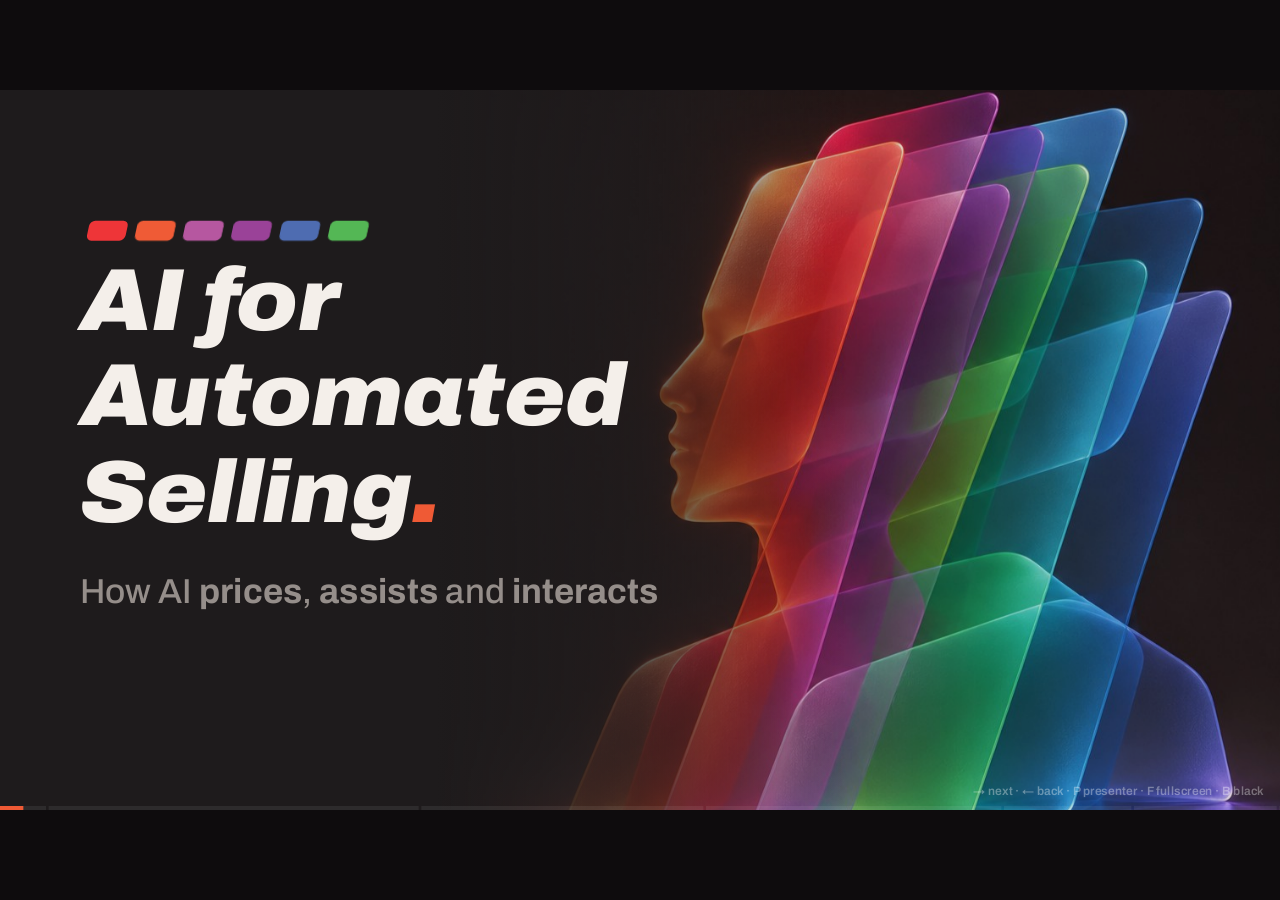
<file: deck/index.html>
<!DOCTYPE html>
<html lang="en">
<head>
<meta charset="utf-8">
<title>AI for Automated Selling — How AI prices, assists and interacts</title>
<meta name="viewport" content="width=device-width, initial-scale=1">
<link rel="stylesheet" href="css/theme.css">
<link rel="stylesheet" href="css/components.css">
<link rel="stylesheet" href="css/sections/intro.css">
<link rel="stylesheet" href="css/sections/airbnb.css">
<link rel="stylesheet" href="css/sections/rufus.css">
<link rel="stylesheet" href="css/sections/griffin.css">
<link rel="stylesheet" href="css/sections/tavus.css">
<link rel="stylesheet" href="css/sections/future.css">
<link rel="stylesheet" href="css/sections/refs.css">
</head>
<body>
<div id="viewport">
  <div id="stage">
    <div id="sweep"></div>
    <div id="progress"></div>
    <div id="blackout"></div>
    <div id="hint"></div>
  </div>
</div>

<!-- vendor (GSAP 3, all plugins free since 3.13) -->
<script src="js/vendor/gsap.min.js"></script>
<script src="js/vendor/DrawSVGPlugin.min.js"></script>
<script src="js/vendor/MorphSVGPlugin.min.js"></script>
<script src="js/vendor/MotionPathPlugin.min.js"></script>
<script src="js/vendor/SplitText.min.js"></script>
<script src="js/vendor/CustomEase.min.js"></script>
<script src="js/vendor/Draggable.min.js"></script>

<!-- engine + shared kit -->
<script src="js/engine.js"></script>
<script src="js/components/kit.js"></script>

<!-- sections (load order does not matter; `order` does) -->
<script src="sections/00-intro.js"></script>
<script src="sections/01-airbnb.js"></script>
<script src="sections/02-rufus.js"></script>
<script src="sections/03-griffin.js"></script>
<script src="sections/04-tavus.js"></script>
<script src="sections/05-future.js"></script>
<script src="sections/99-refs.js"></script>

<script>Deck.boot();</script>
</body>
</html>
</file>
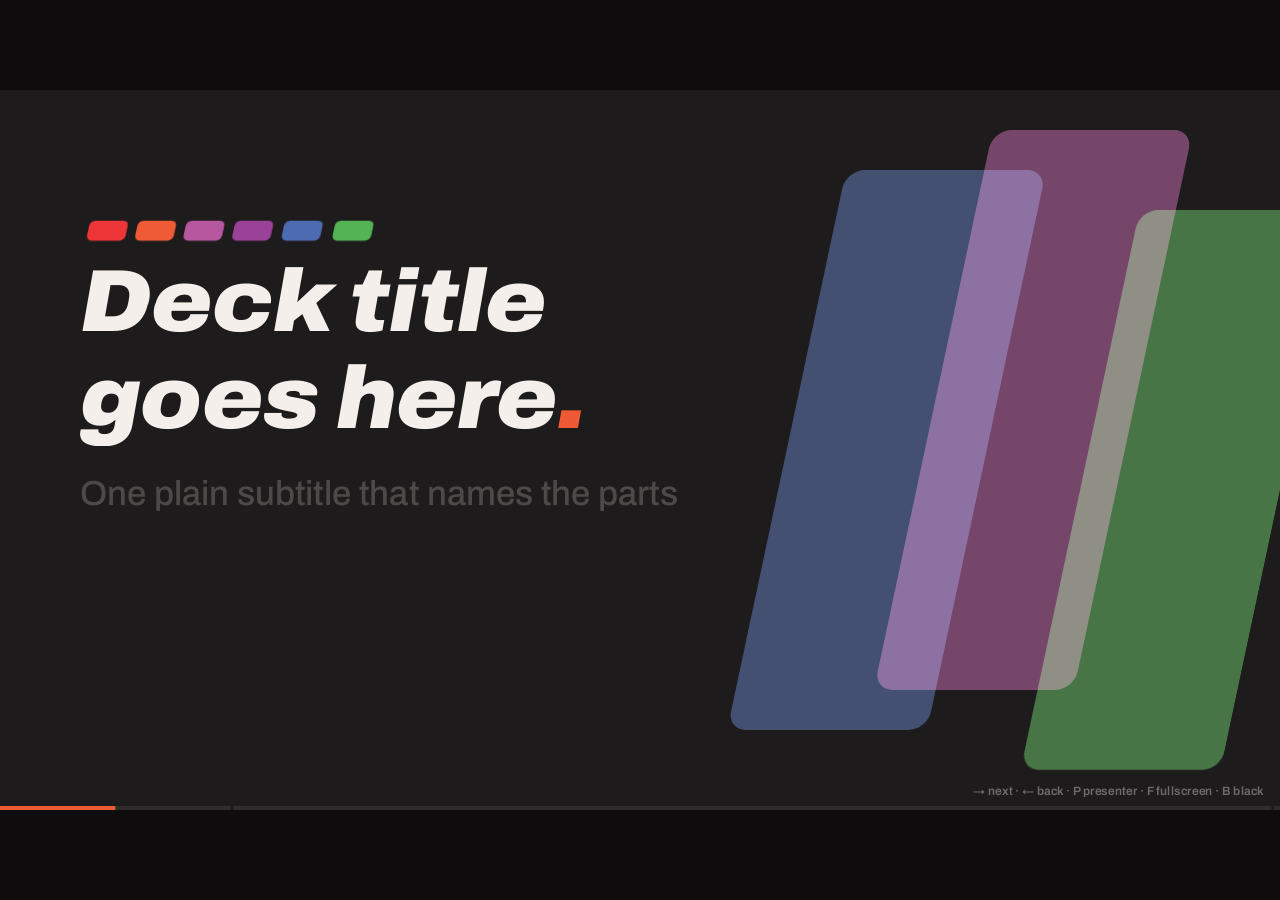
<file: template/index.html>
<!DOCTYPE html>
<html lang="en">
<head>
<meta charset="utf-8">
<title>Deck title — subtitle</title>
<meta name="viewport" content="width=device-width, initial-scale=1">
<link rel="stylesheet" href="css/theme.css">
<link rel="stylesheet" href="css/components.css">
<link rel="stylesheet" href="css/sections/intro.css">
<link rel="stylesheet" href="css/sections/example.css">
<link rel="stylesheet" href="css/sections/refs.css">
</head>
<body>
<div id="viewport">
  <div id="stage">
    <div id="sweep"></div>
    <div id="progress"></div>
    <div id="blackout"></div>
    <div id="hint"></div>
  </div>
</div>

<!-- vendor (GSAP 3, all plugins free since 3.13) -->
<script src="js/vendor/gsap.min.js"></script>
<script src="js/vendor/DrawSVGPlugin.min.js"></script>
<script src="js/vendor/MorphSVGPlugin.min.js"></script>
<script src="js/vendor/MotionPathPlugin.min.js"></script>
<script src="js/vendor/SplitText.min.js"></script>
<script src="js/vendor/CustomEase.min.js"></script>
<script src="js/vendor/Draggable.min.js"></script>

<!-- engine + shared kit -->
<script src="js/engine.js"></script>
<script src="js/components/kit.js"></script>

<!-- sections (load order does not matter; `order` does). Add one <link> and one <script> per new section. -->
<script src="sections/00-intro.js"></script>
<script src="sections/01-example.js"></script>
<script src="sections/99-refs.js"></script>

<script>Deck.boot();</script>
</body>
</html>
</file>
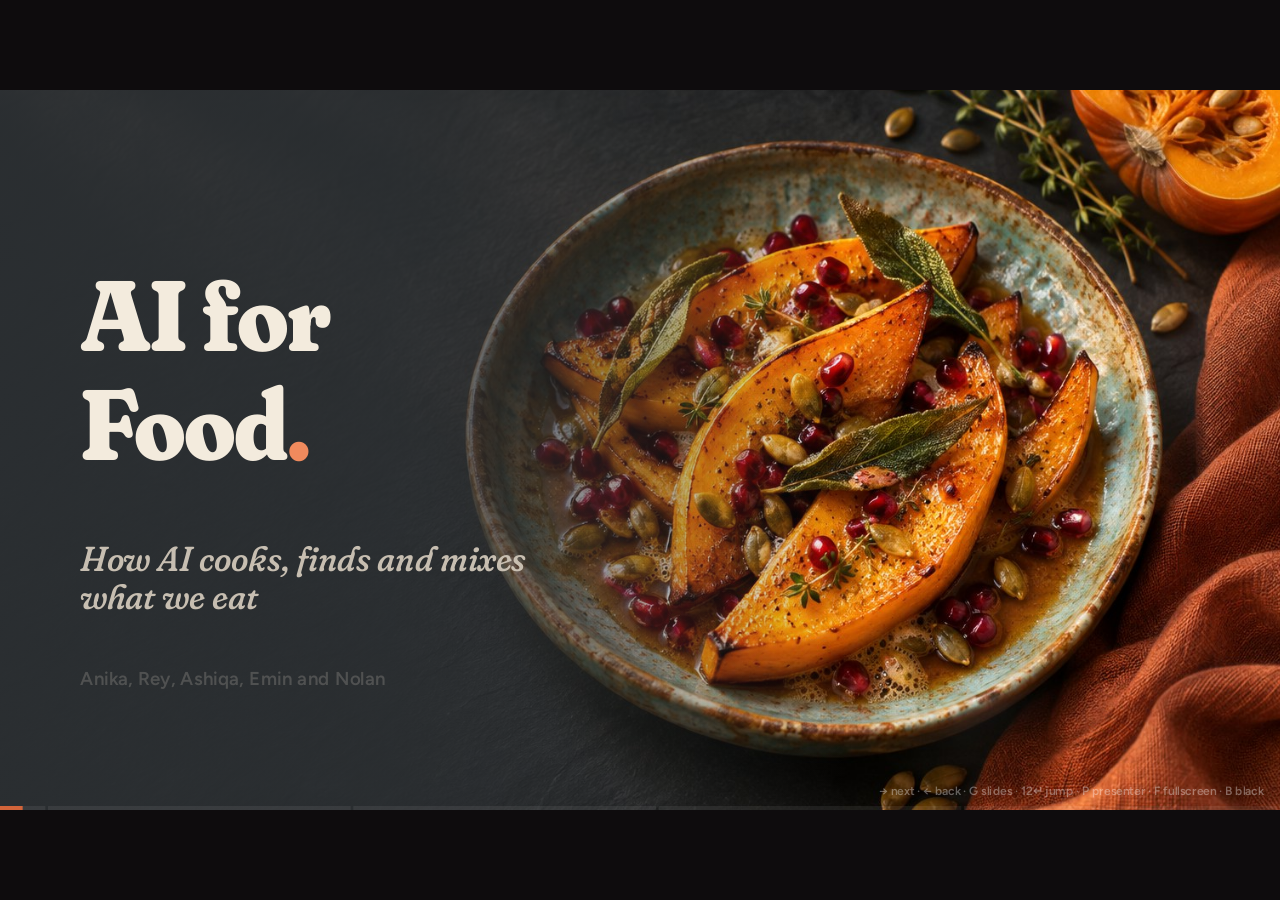
<file: decks/food-design/index.html>
<!DOCTYPE html>
<html lang="en">
<head>
<meta charset="utf-8">
<title>AI for Food — How AI cooks, finds and mixes what we eat</title>
<meta name="viewport" content="width=device-width, initial-scale=1">
<link rel="stylesheet" href="css/theme.css">
<link rel="stylesheet" href="css/components.css">
<link rel="stylesheet" href="css/sections/intro.css">
<link rel="stylesheet" href="css/sections/samsung.css">
<link rel="stylesheet" href="css/sections/shiru.css">
<link rel="stylesheet" href="css/sections/giuseppe.css">
<link rel="stylesheet" href="css/sections/notco.css">
<link rel="stylesheet" href="css/sections/future.css">
<link rel="stylesheet" href="css/sections/refs.css">
</head>
<body>
<div id="viewport">
  <div id="stage">
    <div id="sweep"></div>
    <div id="progress"></div>
    <div id="blackout"></div>
    <div id="hint"></div>
  </div>
</div>

<!-- vendor (GSAP 3, all plugins free since 3.13) -->
<script src="js/vendor/gsap.min.js"></script>
<script src="js/vendor/DrawSVGPlugin.min.js"></script>
<script src="js/vendor/MorphSVGPlugin.min.js"></script>
<script src="js/vendor/MotionPathPlugin.min.js"></script>
<script src="js/vendor/SplitText.min.js"></script>
<script src="js/vendor/CustomEase.min.js"></script>
<script src="js/vendor/Draggable.min.js"></script>
<script src="js/vendor/rough.min.js"></script>

<!-- engine + shared kit -->
<script src="js/engine.js"></script>
<script src="js/components/kit.js"></script>

<!-- sections (load order does not matter; `order` does). Add one <link> and one <script> per new section. -->
<script src="sections/00-intro.js"></script>
<script src="sections/01-samsung.js"></script>
<script src="sections/02-shiru.js"></script>
<script src="sections/03-giuseppe.js"></script>
<script src="sections/04-notco.js"></script>
<script src="sections/05-future.js"></script>
<script src="sections/99-refs.js"></script>

<script>Deck.boot();</script>
</body>
</html>
</file>
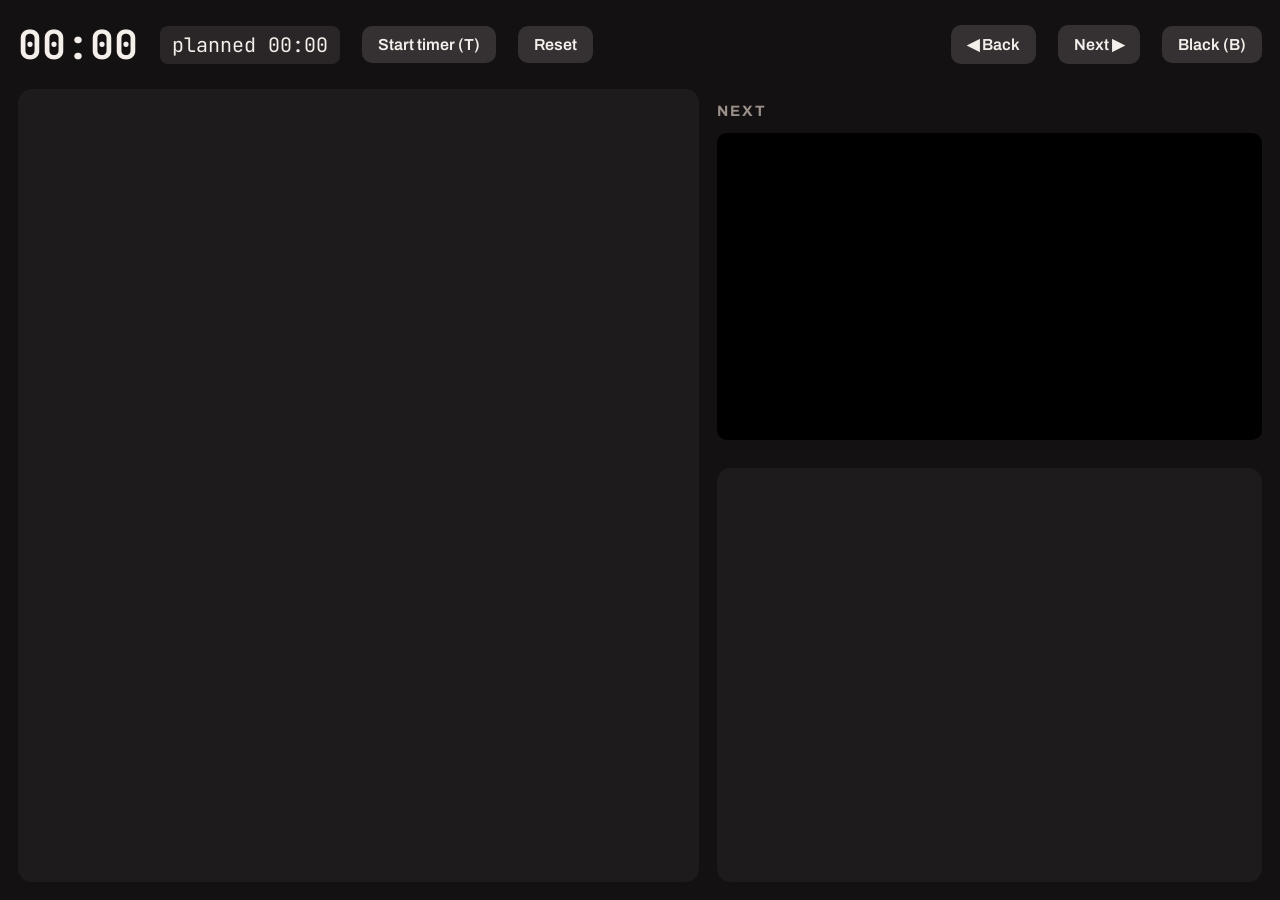
<file: deck/presenter.html>
<!DOCTYPE html>
<html lang="en">
<head>
<meta charset="utf-8">
<title>Presenter — AI for Automated Selling</title>
<link rel="stylesheet" href="css/theme.css">
<style>
  html, body { overflow: hidden; background: #141112; color: #F4EFEA; font-family: var(--font); }
  .wrap { display: grid; grid-template-columns: 1.25fr 1fr; grid-template-rows: auto 1fr; gap: 18px; height: 100vh; padding: 18px; }
  .bar { grid-column: 1 / 3; display: flex; align-items: center; gap: 22px; font-size: 18px; }
  .clock { font-family: var(--mono); font-size: 40px; font-weight: 700; }
  .pace { font-family: var(--mono); font-size: 20px; padding: 6px 12px; border-radius: 8px; background: #2A2627; }
  .pace.behind { color: #FF7A7C; } .pace.ahead { color: #84D484; }
  .btn { background: #353032; color: #F4EFEA; border: 0; border-radius: 10px; padding: 10px 16px; font: 600 16px var(--font); cursor: pointer; }
  .btn:hover { background: #4A4345; }
  .notes { overflow: auto; background: #1E1B1C; border-radius: 14px; padding: 24px 28px; font-size: 24px; line-height: 1.5; }
  .notes .seg { color: #6E6560; padding: 8px 0; transition: color .2s; }
  .notes .seg.done { color: #8A817C; }
  .notes .seg.now { color: #F4EFEA; }
  .notes .click { display: inline-block; font: 700 13px var(--mono); color: #1E1B1C; background: #EF5A35; border-radius: 5px; padding: 1px 6px; margin-right: 6px; vertical-align: middle; }
  .side { display: flex; flex-direction: column; gap: 14px; min-height: 0; }
  .head { font-size: 15px; letter-spacing: .12em; text-transform: uppercase; color: #9A908A; font-weight: 700; }
  .title { font-size: 26px; font-weight: 800; }
  .preview { position: relative; width: 100%; aspect-ratio: 16/9; background: #000; border-radius: 10px; overflow: hidden; }
  .preview iframe { position: absolute; inset: 0; width: 100%; height: 100%; border: 0; pointer-events: none; }
  .list { flex: 1; overflow: auto; background: #1E1B1C; border-radius: 14px; padding: 8px; font-size: 15px; }
  .list div { padding: 5px 10px; border-radius: 6px; cursor: pointer; display: flex; gap: 10px; }
  .list div:hover { background: #2A2627; } .list div.now { background: #353032; font-weight: 700; }
  .list i { width: 10px; flex: none; border-radius: 3px; } .list .b { margin-left: auto; color: #9A908A; font-family: var(--mono); }
  .steps { font-family: var(--mono); font-size: 18px; color: #C9C0BA; }
</style>
</head>
<body>
<div class="wrap">
  <div class="bar">
    <span class="clock" id="clock">00:00</span>
    <span class="pace" id="pace">planned 00:00</span>
    <button class="btn" id="start">Start timer (T)</button>
    <button class="btn" id="reset">Reset</button>
    <span style="flex:1"></span>
    <span class="steps" id="steps"></span>
    <button class="btn" id="prev">◀ Back</button>
    <button class="btn" id="next">Next ▶</button>
    <button class="btn" id="black">Black (B)</button>
  </div>
  <div class="notes" id="notes"></div>
  <div class="side">
    <div><div class="head" id="sec"></div><div class="title" id="title"></div><div class="steps" id="budget"></div></div>
    <div class="head">Next</div>
    <div class="preview"><iframe id="nextFrame"></iframe></div>
    <div class="title" id="nextTitle" style="font-size:20px"></div>
    <div class="list" id="list"></div>
  </div>
</div>
<script>
(function () {
  var main = window.opener, S = null, t0 = null, acc = 0, running = false, lastNext = -1;
  function send(type, extra) { if (main && !main.closed) main.postMessage(Object.assign({ ns: 'bts', type: type }, extra || {}), '*'); }
  function fmt(s) { s = Math.max(0, Math.round(s)); return String(Math.floor(s / 60)).padStart(2, '0') + ':' + String(s % 60).padStart(2, '0'); }
  function elapsed() { return acc + (running ? (Date.now() - t0) / 1000 : 0); }
  function esc(s) { return String(s).replace(/[&<>]/g, function (c) { return { '&': '&amp;', '<': '&lt;', '>': '&gt;' }[c]; }); }

  function render() {
    if (!S) return;
    var s = S.slides[S.index], nx = S.slides[S.index + 1];
    document.getElementById('sec').textContent = s.secTitle;
    document.getElementById('title').textContent = (S.index + 1) + ' / ' + S.slides.length + ' · ' + s.title;
    document.getElementById('steps').textContent = 'build ' + (S.step + 1) + ' / ' + S.steps;
    var secBudget = S.slides.filter(function (x) { return x.sec === s.sec; }).reduce(function (a, x) { return a + x.budgetSec; }, 0);
    document.getElementById('budget').textContent = 'slide ' + fmt(s.budgetSec) + ' · section ' + fmt(secBudget);
    var segs = (s.notes || '(no notes)').split(/\[click\]/i);
    document.getElementById('notes').innerHTML = segs.map(function (t, k) {
      var cls = k < S.step ? 'done' : k === S.step ? 'now' : '';
      return '<div class="seg ' + cls + '">' + (k ? '<span class="click">CLICK ' + k + '</span>' : '') + esc(t.trim()).replace(/\n\n/g, '<br><br>') + '</div>';
    }).join('');
    var now = document.querySelector('.seg.now'); if (now) now.scrollIntoView({ block: 'center', behavior: 'smooth' });
    if (nx && lastNext !== nx.i) { document.getElementById('nextFrame').src = 'index.html?preview=' + nx.i; lastNext = nx.i; }
    document.getElementById('nextTitle').textContent = nx ? nx.title : '— end —';
    document.getElementById('list').innerHTML = S.slides.map(function (x) {
      return '<div data-i="' + x.i + '" class="' + (x.i === S.index ? 'now' : '') + '"><i style="background:' + (S.colors[x.sec] || '#888') + '"></i>' +
        (x.i + 1) + '. ' + esc(x.title) + '<span class="b">' + fmt(x.budgetSec) + '</span></div>';
    }).join('');
    var cur = document.querySelector('.list .now'); if (cur) cur.scrollIntoView({ block: 'nearest' });
  }
  function tick() {
    document.getElementById('clock').textContent = fmt(elapsed());
    if (S) {
      var planned = S.slides.slice(0, S.index).reduce(function (a, x) { return a + x.budgetSec; }, 0);
      var d = elapsed() - planned, el = document.getElementById('pace');
      el.textContent = 'planned ' + fmt(planned) + (running || acc ? (d > 15 ? ' · ' + fmt(d) + ' behind' : d < -15 ? ' · ' + fmt(-d) + ' ahead' : ' · on pace') : '');
      el.className = 'pace' + (d > 15 ? ' behind' : d < -15 ? ' ahead' : '');
    }
  }
  function toggleTimer() { if (running) { acc = elapsed(); running = false; } else { t0 = Date.now(); running = true; }
    document.getElementById('start').textContent = running ? 'Pause timer (T)' : 'Start timer (T)'; }
  window.addEventListener('message', function (e) { if (e.data && e.data.ns === 'bts' && e.data.type === 'state') { S = e.data; render(); } });
  document.getElementById('next').onclick = function () { send('next'); };
  document.getElementById('prev').onclick = function () { send('prev'); };
  document.getElementById('black').onclick = function () { send('black'); };
  document.getElementById('start').onclick = toggleTimer;
  document.getElementById('reset').onclick = function () { acc = 0; running = false; document.getElementById('start').textContent = 'Start timer (T)'; };
  document.getElementById('list').onclick = function (e) { var d = e.target.closest('[data-i]'); if (d) send('goto', { index: +d.dataset.i }); };
  document.addEventListener('keydown', function (e) {
    var k = e.key;
    if (k === 'ArrowRight' || k === 'ArrowDown' || k === ' ' || k === 'PageDown') { e.preventDefault(); if (!running && !acc) toggleTimer(); send('next'); }
    else if (k === 'ArrowLeft' || k === 'ArrowUp' || k === 'PageUp') { e.preventDefault(); send('prev'); }
    else if (k === 'b' || k === 'B' || k === '.') send('black');
    else if (k === 't' || k === 'T') toggleTimer();
  });
  setInterval(tick, 250);
  send('hello');
})();
</script>
</body>
</html>
</file>
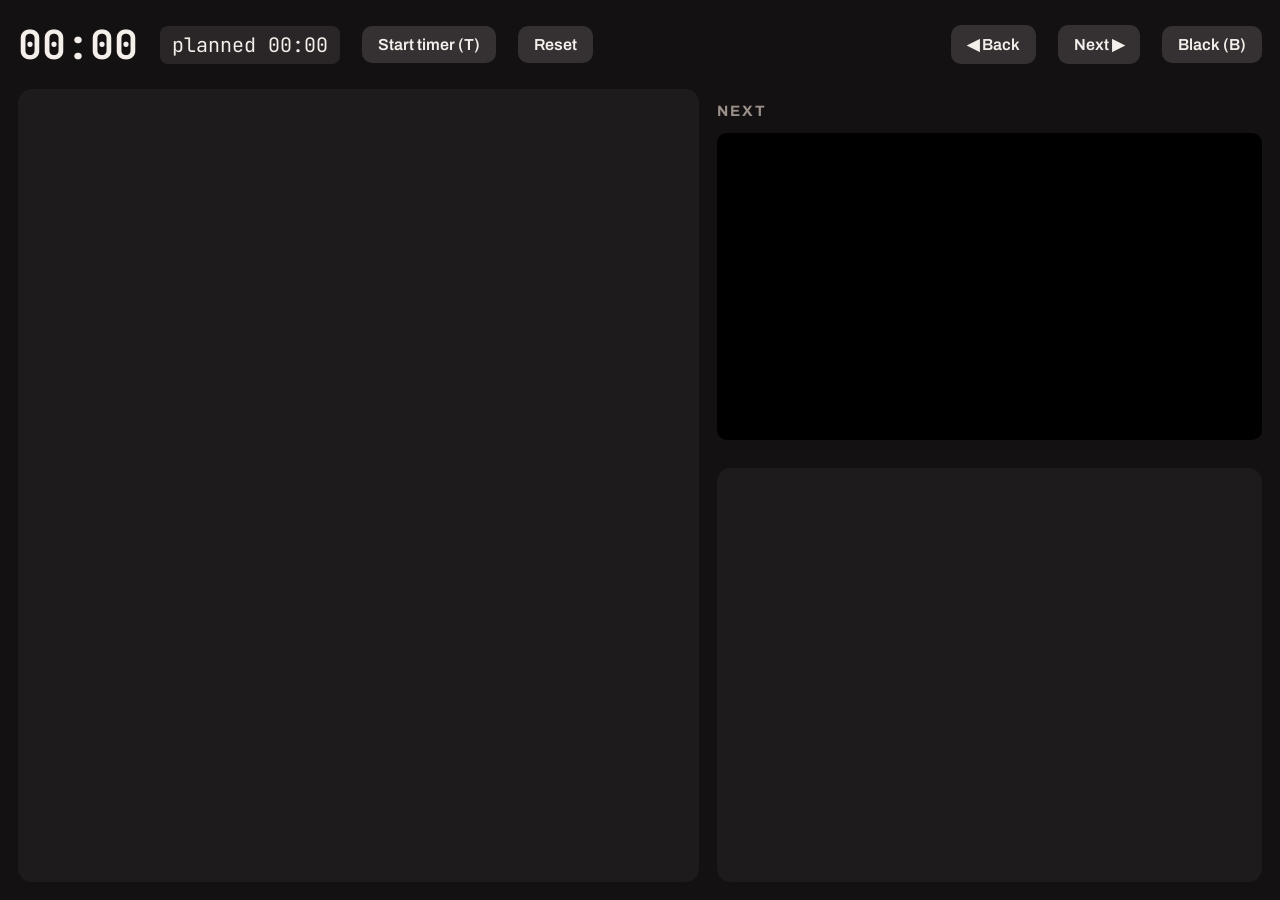
<file: template/presenter.html>
<!DOCTYPE html>
<html lang="en">
<head>
<meta charset="utf-8">
<title>Presenter</title>
<link rel="stylesheet" href="css/theme.css">
<style>
  html, body { overflow: hidden; background: #141112; color: #F4EFEA; font-family: var(--font); }
  .wrap { display: grid; grid-template-columns: 1.25fr 1fr; grid-template-rows: auto 1fr; gap: 18px; height: 100vh; padding: 18px; }
  .bar { grid-column: 1 / 3; display: flex; align-items: center; gap: 22px; font-size: 18px; }
  .clock { font-family: var(--mono); font-size: 40px; font-weight: 700; }
  .pace { font-family: var(--mono); font-size: 20px; padding: 6px 12px; border-radius: 8px; background: #2A2627; }
  .pace.behind { color: #FF7A7C; } .pace.ahead { color: #84D484; }
  .btn { background: #353032; color: #F4EFEA; border: 0; border-radius: 10px; padding: 10px 16px; font: 600 16px var(--font); cursor: pointer; }
  .btn:hover { background: #4A4345; }
  .notes { overflow: auto; background: #1E1B1C; border-radius: 14px; padding: 24px 28px; font-size: 24px; line-height: 1.5; }
  .notes .seg { color: #6E6560; padding: 8px 0; transition: color .2s; }
  .notes .seg.done { color: #8A817C; }
  .notes .seg.now { color: #F4EFEA; }
  .notes .click { display: inline-block; font: 700 13px var(--mono); color: #1E1B1C; background: #EF5A35; border-radius: 5px; padding: 1px 6px; margin-right: 6px; vertical-align: middle; }
  .side { display: flex; flex-direction: column; gap: 14px; min-height: 0; }
  .head { font-size: 15px; letter-spacing: .12em; text-transform: uppercase; color: #9A908A; font-weight: 700; }
  .title { font-size: 26px; font-weight: 800; }
  .preview { position: relative; width: 100%; aspect-ratio: 16/9; background: #000; border-radius: 10px; overflow: hidden; }
  .preview iframe { position: absolute; inset: 0; width: 100%; height: 100%; border: 0; pointer-events: none; }
  .list { flex: 1; overflow: auto; background: #1E1B1C; border-radius: 14px; padding: 8px; font-size: 15px; }
  .list div { padding: 5px 10px; border-radius: 6px; cursor: pointer; display: flex; gap: 10px; }
  .list div:hover { background: #2A2627; } .list div.now { background: #353032; font-weight: 700; }
  .list i { width: 10px; flex: none; border-radius: 3px; } .list .b { margin-left: auto; color: #9A908A; font-family: var(--mono); }
  .steps { font-family: var(--mono); font-size: 18px; color: #C9C0BA; }
</style>
</head>
<body>
<div class="wrap">
  <div class="bar">
    <span class="clock" id="clock">00:00</span>
    <span class="pace" id="pace">planned 00:00</span>
    <button class="btn" id="start">Start timer (T)</button>
    <button class="btn" id="reset">Reset</button>
    <span style="flex:1"></span>
    <span class="steps" id="steps"></span>
    <button class="btn" id="prev">◀ Back</button>
    <button class="btn" id="next">Next ▶</button>
    <button class="btn" id="black">Black (B)</button>
  </div>
  <div class="notes" id="notes"></div>
  <div class="side">
    <div><div class="head" id="sec"></div><div class="title" id="title"></div><div class="steps" id="budget"></div></div>
    <div class="head">Next</div>
    <div class="preview"><iframe id="nextFrame"></iframe></div>
    <div class="title" id="nextTitle" style="font-size:20px"></div>
    <div class="list" id="list"></div>
  </div>
</div>
<script>
(function () {
  var main = window.opener, S = null, t0 = null, acc = 0, running = false, lastNext = -1;
  function send(type, extra) { if (main && !main.closed) main.postMessage(Object.assign({ ns: 'bts', type: type }, extra || {}), '*'); }
  function fmt(s) { s = Math.max(0, Math.round(s)); return String(Math.floor(s / 60)).padStart(2, '0') + ':' + String(s % 60).padStart(2, '0'); }
  function elapsed() { return acc + (running ? (Date.now() - t0) / 1000 : 0); }
  function esc(s) { return String(s).replace(/[&<>]/g, function (c) { return { '&': '&amp;', '<': '&lt;', '>': '&gt;' }[c]; }); }

  function render() {
    if (!S) return;
    var s = S.slides[S.index], nx = S.slides[S.index + 1];
    document.getElementById('sec').textContent = s.secTitle;
    document.getElementById('title').textContent = (S.index + 1) + ' / ' + S.slides.length + ' · ' + s.title;
    document.getElementById('steps').textContent = 'build ' + (S.step + 1) + ' / ' + S.steps;
    var secBudget = S.slides.filter(function (x) { return x.sec === s.sec; }).reduce(function (a, x) { return a + x.budgetSec; }, 0);
    document.getElementById('budget').textContent = 'slide ' + fmt(s.budgetSec) + ' · section ' + fmt(secBudget);
    var segs = (s.notes || '(no notes)').split(/\[click\]/i);
    document.getElementById('notes').innerHTML = segs.map(function (t, k) {
      var cls = k < S.step ? 'done' : k === S.step ? 'now' : '';
      return '<div class="seg ' + cls + '">' + (k ? '<span class="click">CLICK ' + k + '</span>' : '') + esc(t.trim()).replace(/\n\n/g, '<br><br>') + '</div>';
    }).join('');
    var now = document.querySelector('.seg.now'); if (now) now.scrollIntoView({ block: 'center', behavior: 'smooth' });
    if (nx && lastNext !== nx.i) { document.getElementById('nextFrame').src = 'index.html?preview=' + nx.i; lastNext = nx.i; }
    document.getElementById('nextTitle').textContent = nx ? nx.title : '— end —';
    document.getElementById('list').innerHTML = S.slides.map(function (x) {
      return '<div data-i="' + x.i + '" class="' + (x.i === S.index ? 'now' : '') + '"><i style="background:' + (S.colors[x.sec] || '#888') + '"></i>' +
        (x.i + 1) + '. ' + esc(x.title) + '<span class="b">' + fmt(x.budgetSec) + '</span></div>';
    }).join('');
    var cur = document.querySelector('.list .now'); if (cur) cur.scrollIntoView({ block: 'nearest' });
  }
  function tick() {
    document.getElementById('clock').textContent = fmt(elapsed());
    if (S) {
      var planned = S.slides.slice(0, S.index).reduce(function (a, x) { return a + x.budgetSec; }, 0);
      var d = elapsed() - planned, el = document.getElementById('pace');
      el.textContent = 'planned ' + fmt(planned) + (running || acc ? (d > 15 ? ' · ' + fmt(d) + ' behind' : d < -15 ? ' · ' + fmt(-d) + ' ahead' : ' · on pace') : '');
      el.className = 'pace' + (d > 15 ? ' behind' : d < -15 ? ' ahead' : '');
    }
  }
  function toggleTimer() { if (running) { acc = elapsed(); running = false; } else { t0 = Date.now(); running = true; }
    document.getElementById('start').textContent = running ? 'Pause timer (T)' : 'Start timer (T)'; }
  window.addEventListener('message', function (e) { if (e.data && e.data.ns === 'bts' && e.data.type === 'state') { S = e.data; render(); } });
  document.getElementById('next').onclick = function () { send('next'); };
  document.getElementById('prev').onclick = function () { send('prev'); };
  document.getElementById('black').onclick = function () { send('black'); };
  document.getElementById('start').onclick = toggleTimer;
  document.getElementById('reset').onclick = function () { acc = 0; running = false; document.getElementById('start').textContent = 'Start timer (T)'; };
  document.getElementById('list').onclick = function (e) { var d = e.target.closest('[data-i]'); if (d) send('goto', { index: +d.dataset.i }); };
  document.addEventListener('keydown', function (e) {
    var k = e.key;
    if (k === 'ArrowRight' || k === 'ArrowDown' || k === ' ' || k === 'PageDown') { e.preventDefault(); if (!running && !acc) toggleTimer(); send('next'); }
    else if (k === 'ArrowLeft' || k === 'ArrowUp' || k === 'PageUp') { e.preventDefault(); send('prev'); }
    else if (k === 'b' || k === 'B' || k === '.') send('black');
    else if (k === 't' || k === 'T') toggleTimer();
  });
  setInterval(tick, 250);
  send('hello');
})();
</script>
</body>
</html>
</file>
<file: deck/css/theme.css>
/* ==========================================================================
   AI for Automated Selling — theme tokens
   Palette sampled from color-inspo.png. Every slide is a fixed 1920×1080 canvas.
   ========================================================================== */

@font-face { font-family: "Archivo"; src: url("../assets/fonts/Archivo.ttf") format("truetype");
  font-weight: 100 900; font-stretch: 62% 125%; font-style: normal; font-display: block; }
@font-face { font-family: "Archivo"; src: url("../assets/fonts/Archivo-Italic.ttf") format("truetype");
  font-weight: 100 900; font-stretch: 62% 125%; font-style: italic; font-display: block; }
@font-face { font-family: "JetBrains Mono"; src: url("../assets/fonts/JetBrainsMono.ttf") format("truetype");
  font-weight: 100 800; font-style: normal; font-display: block; }

:root {
  /* --- palette (sampled) --- */
  --red:      #EE3538;
  --orange:   #EF5A35;
  --magenta:  #B656A0;
  --purple:   #9A4198;
  --green:    #53B754;
  --blue:     #4D6BB1;
  --sky:      #518CC8;
  --cobalt:   #286EA8;
  --navy:     #4053A1;
  --teal:     #2C8C7E;
  --charcoal: #353032;

  /* --- text-safe tints for colored TEXT/strokes on dark (≥4.5:1 on --bg) --- */
  --red-t:     #FF7A7C;
  --orange-t:  #FF8A66;
  --magenta-t: #E08FCB;
  --purple-t:  #CC8AD0;
  --green-t:   #84D484;
  --blue-t:    #94AEE6;
  --sky-t:     #8EC0F0;
  --teal-t:    #62CDBB;

  /* --- dark stage --- */
  --bg:      #1E1B1C;
  --bg-2:    #2A2627;
  --surface: #353032;   /* cards / chips */
  --line:    #4A4345;   /* hairlines, axes */
  --text:    #F4EFEA;
  --text-2:  #C9C0BA;   /* secondary */
  --text-3:  #9A908A;   /* tertiary / footers (≥4.5:1 on --bg) */

  /* --- light stage (opt-in per slide: theme: 'light') --- */
  --paper:      #F5F0EA;
  --paper-2:    #EAE3DB;
  --paper-line: #CFC6BD;
  --ink:        #1E1B1C;
  --ink-2:      #4A4345;
  --ink-3:      #6E6560;

  /* --- type --- */
  --font: "Archivo", "Helvetica Neue", Arial, sans-serif;
  --mono: "JetBrains Mono", ui-monospace, Menlo, monospace;
  /* type scale (px at 1920×1080). Use ONLY these. */
  --fs-hero:  168px;  /* title slide only */
  --fs-h1:    76px;   /* slide titles */
  --fs-h2:    52px;   /* big statements / sub-heads */
  --fs-body:  36px;   /* body, card text */
  --fs-label: 28px;   /* labels, captions, chips */
  --fs-foot:  22px;   /* source footer ONLY */
  --fs-num:   132px;  /* big numbers (mono) */

  /* --- motion --- */
  --dur-1: .45s; --dur-2: .7s; --dur-3: .9s;
  --skew: -12deg;     /* the logo's forward lean */
  --radius: 28px;

  /* --- layout --- */
  --pad-x: 120px;
  --pad-top: 92px;
  --foot-y: 1012px;   /* baseline zone for the source footer */
}

/* --- section colors: set on .slide[data-sec] --- */
.slide[data-sec="intro"]  { --sec: var(--orange);  --sec-t: var(--orange-t); }
.slide[data-sec="airbnb"] { --sec: var(--red);     --sec-t: var(--red-t); }
.slide[data-sec="rufus"]  { --sec: var(--blue);    --sec-t: var(--blue-t); }
.slide[data-sec="griffin"]{ --sec: var(--purple);  --sec-t: var(--purple-t); }
.slide[data-sec="tavus"]  { --sec: var(--magenta); --sec-t: var(--magenta-t); }
.slide[data-sec="future"] { --sec: var(--green);   --sec-t: var(--green-t); }
.slide[data-sec="refs"]   { --sec: var(--teal);    --sec-t: var(--teal-t); }

/* --- base --- */
* { box-sizing: border-box; margin: 0; padding: 0; }
html, body { width: 100%; height: 100%; background: #0E0C0D; overflow: hidden; }
body { font-family: var(--font); color: var(--text); -webkit-font-smoothing: antialiased; }

.slide {
  position: absolute; inset: 0; width: 1920px; height: 1080px; overflow: hidden;
  background: var(--bg); color: var(--text);
  font-family: var(--font); font-size: var(--fs-body); line-height: 1.25;
  font-stretch: 100%; font-weight: 400;
}
.slide.light { background: var(--paper); color: var(--ink);
  --text: var(--ink); --text-2: var(--ink-2); --text-3: var(--ink-3); --line: var(--paper-line); --surface: var(--paper-2);
  --sec-t: var(--sec); }

/* --- typographic roles --- */
.t-hero  { font-size: var(--fs-hero); font-weight: 900; font-style: italic; font-stretch: 125%; line-height: .92; letter-spacing: -.01em; }
.t-h1    { font-size: var(--fs-h1);  font-weight: 850; font-style: italic; font-stretch: 118%; line-height: 1.02; letter-spacing: -.005em; }
.t-h2    { font-size: var(--fs-h2);  font-weight: 750; font-stretch: 108%; line-height: 1.1; }
.t-body  { font-size: var(--fs-body); font-weight: 400; line-height: 1.3; }
.t-label { font-size: var(--fs-label); font-weight: 600; letter-spacing: .02em; line-height: 1.2; }
.t-caps  { font-size: var(--fs-label); font-weight: 700; letter-spacing: .14em; text-transform: uppercase; font-stretch: 112%; }
.t-num   { font-family: var(--mono); font-size: var(--fs-num); font-weight: 700; line-height: 1; letter-spacing: -.03em; }
.t-mono  { font-family: var(--mono); font-weight: 500; }
.dim  { color: var(--text-2); }
.faint{ color: var(--text-3); }
.sec  { color: var(--sec-t); }
.c-red{color:var(--red-t)} .c-orange{color:var(--orange-t)} .c-magenta{color:var(--magenta-t)}
.c-purple{color:var(--purple-t)} .c-green{color:var(--green-t)} .c-blue{color:var(--blue-t)}
.c-sky{color:var(--sky-t)} .c-teal{color:var(--teal-t)}
.light .c-red{color:#C81E24} .light .c-orange{color:#C4421F} .light .c-magenta{color:#93357E}
.light .c-purple{color:#7B2C79} .light .c-green{color:#2F7E33} .light .c-blue{color:#2F4E96}
.light .c-sky{color:#2C6AA8} .light .c-teal{color:#1C6E62}
</file>
<file: deck/css/components.css>
/* ==========================================================================
   Shared components. Builders: reuse these before inventing new ones.
   ========================================================================== */

/* --- viewport / stage (engine) --- */
#viewport { position: fixed; inset: 0; background: #0E0C0D; }
#stage { position: absolute; left: 0; top: 0; width: 1920px; height: 1080px; transform-origin: 0 0; overflow: hidden; background: var(--bg); }

/* --- standard header: fixed position on every content slide --- */
.hd { position: absolute; left: var(--pad-x); top: var(--pad-top); right: var(--pad-x); }
.hd .tag { display: inline-flex; align-items: center; gap: 14px; color: var(--text-2); }
.hd .tag i { display: inline-block; width: 44px; height: 22px; border-radius: 6px; background: var(--sec); transform: skewX(var(--skew)); }
.hd .tag b { color: var(--sec-t); font-weight: 800; }
.hd .tag .sep { color: var(--line); font-weight: 400; }
.hd h1 { margin-top: 22px; max-width: 1500px; }

/* --- "where we are" marker (Kit.crumbs): top-right, on the section-tag row --- */
.crumbs { position: absolute; right: var(--pad-x); top: var(--pad-top); display: flex; align-items: center; gap: 14px;
  font-size: var(--fs-label); font-weight: 600; color: var(--text-3); line-height: 1; }
.crumbs i { font-style: normal; color: var(--line); }
.crumbs .cr { display: inline-flex; align-items: center; gap: 10px; padding: 8px 16px; border-radius: 999px; }
.crumbs .cr b { font-family: 'JetBrains Mono', monospace; font-weight: 600; }
.crumbs .cr.on { background: var(--surface); color: var(--sec-t); box-shadow: inset 0 0 0 2px var(--sec); }

/* --- source footer: one pinned row, bottom-left --- */
.src { position: absolute; left: var(--pad-x); right: var(--pad-x); bottom: 44px; font-size: var(--fs-foot); color: var(--text-3); line-height: 1.3; }
.src em { font-style: normal; color: var(--text-2); }
.flag { display: inline-block; font-size: var(--fs-foot); font-weight: 700; letter-spacing: .08em; text-transform: uppercase;
  padding: 4px 12px; border-radius: 8px; border: 2px solid var(--text-3); color: var(--text-2); vertical-align: middle; }

/* --- slanted panel (the inspo motif) --- */
.panel { position: absolute; border-radius: var(--radius); transform: skewX(var(--skew)); }
.panel.glass { opacity: .55; mix-blend-mode: screen; }
.light .panel.glass { mix-blend-mode: multiply; opacity: .45; }

/* --- card / chip --- */
.card { background: var(--surface); border-radius: 24px; padding: 32px 36px; }
.chip { display: inline-flex; align-items: center; gap: 12px; padding: 10px 22px; border-radius: 999px;
  background: var(--surface); font-size: var(--fs-label); font-weight: 650; }
.chip .dot { width: 14px; height: 14px; border-radius: 50%; background: var(--sec); }
.slab { display: inline-block; padding: 6px 22px; border-radius: 12px; transform: skewX(var(--skew)); background: var(--sec); color: #fff; }
.slab > * { display: inline-block; transform: skewX(calc(-1 * var(--skew))); }

/* --- big number block --- */
.bignum { display: flex; flex-direction: column; gap: 10px; }
.bignum .t-num { color: var(--sec-t); }
.bignum .t-label { color: var(--text-2); max-width: 520px; }

/* --- equation (THE one) --- */
.eq { font-family: var(--mono); font-weight: 600; font-size: 54px; letter-spacing: -.01em; white-space: nowrap; }

/* --- engine chrome --- */
#progress { position: absolute; left: 0; right: 0; bottom: 0; height: 6px; display: flex; gap: 4px; z-index: 50; pointer-events: none; }
#progress .seg { position: relative; height: 100%; background: rgba(255,255,255,.07); overflow: hidden; }
#progress .seg > span { position: absolute; inset: 0 auto 0 0; width: 0; }
#sweep { position: absolute; inset: 0; pointer-events: none; z-index: 40; overflow: hidden; }
#sweep .panel { top: -80px; height: 1240px; width: 560px; opacity: .92; }
#blackout { position: absolute; inset: 0; background: #000; z-index: 60; display: none; }
#hint { position: absolute; right: 24px; bottom: 18px; font: 600 18px var(--font); color: rgba(255,255,255,.35); z-index: 55; pointer-events: none; }

/* --- print (PDF): every slide on its own 1920×1080 page, final build state --- */
@page { size: 1920px 1080px; margin: 0; }
body.print { overflow: visible; background: var(--bg); }
body.print #viewport { position: static; }
body.print .printpage { position: relative; width: 1920px; height: 1080px; overflow: hidden; page-break-after: always; break-after: page; }
body.print #progress, body.print #hint { display: none; }
.eqcard .eq { font-size: 44px; }
</file>
<file: deck/css/sections/intro.css>
/* intro section styles — scope every rule under .slide[data-sec="intro"] */

/* the agenda slide paints a full-bleed figure + scrim; the header must sit on top */
.slide[data-sec="intro"] .hd { z-index: 3; }
.slide[data-sec="intro"] .ag-fg { z-index: 2; }

/* all three headings fit on one line at 1920 — keeps the content zone open */
.slide[data-sec="intro"] .hd h1 { max-width: 1720px; }

/* agenda: the three masked cut-outs share one frame, so they must not reflow */
.slide[data-sec="intro"] .ag-part { will-change: transform, opacity, filter; }

/* agenda: the unfilled slots — same cut-outs, drained of colour and lifted
   until the outline reads as an empty figure on a projector, not a dark smudge */
.slide[data-sec="intro"] .ag-ghost { filter: grayscale(1) brightness(2.4); }

/* agenda: the pool of red behind the price tag, lit on click 1 */
.slide[data-sec="intro"] .ag-tagglow { will-change: transform, opacity; }
</file>
<file: deck/css/sections/airbnb.css>
/* airbnb section styles — scope every rule under .slide[data-sec="airbnb"] */

/* ---------- problem ---------- */
.slide[data-sec="airbnb"] .pcard { padding: 30px 36px; }
.slide[data-sec="airbnb"] .pq { line-height: 1; }

.slide[data-sec="airbnb"] .nt {
  position: absolute; top: 620px; width: 160px; height: 200px;
  background: var(--surface); border-radius: 20px;
  display: flex; flex-direction: column; align-items: center; justify-content: space-between;
  padding: 24px 0 20px;
}
.slide[data-sec="airbnb"] .nt-d { color: var(--text-3); letter-spacing: .05em; }
.slide[data-sec="airbnb"] .nt-p { font-size: 36px; color: var(--text); }
.slide[data-sec="airbnb"] .nt-s { position: relative; width: 100%; height: 44px; }
.slide[data-sec="airbnb"] .nt-x,
.slide[data-sec="airbnb"] .nt-g {
  position: absolute; left: 0; right: 0; top: 0; text-align: center;
  font-size: 40px; font-weight: 700; line-height: 1;
}
.slide[data-sec="airbnb"] .nt-x { color: var(--text-3); opacity: .55; }

.slide[data-sec="airbnb"] .wall {
  position: absolute; left: 1060px; width: 740px; height: 120px;
  display: flex; align-items: center; gap: 26px; padding: 0 32px;
}
.slide[data-sec="airbnb"] .wall i {
  flex: none; width: 8px; height: 56px; border-radius: 3px;
  background: var(--sec); transform: skewX(var(--skew));
}
.slide[data-sec="airbnb"] .wall span { font-weight: 600; }

/* ---------- tree ---------- */
.slide[data-sec="airbnb"] .exn,
.slide[data-sec="airbnb"] .ans { padding: 24px 32px; }

/* ---------- boost ---------- */
.slide[data-sec="airbnb"] .tctr { padding: 24px 32px; }
.slide[data-sec="airbnb"] .legend { display: flex; flex-direction: column; gap: 18px; padding-left: 4px; }
.slide[data-sec="airbnb"] .legend .lg { display: flex; align-items: center; gap: 18px; }
.slide[data-sec="airbnb"] .legend .lg i {
  flex: none; width: 34px; height: 14px; border-radius: 7px;
}

/* ---------- gbt-use ---------- */
.slide[data-sec="airbnb"] .gfix { height: 64px; font-size: var(--fs-label); font-weight: 650; }

/* ---------- results ---------- */
.slide[data-sec="airbnb"] .rcard { position: absolute; top: 300px; width: 800px; height: 300px; padding: 36px; }
.slide[data-sec="airbnb"] .rcard .row { display: flex; align-items: center; gap: 20px; margin-top: 10px; }
.slide[data-sec="airbnb"] .rcard .gl { font-size: 52px; font-weight: 800; line-height: 1; }
.slide[data-sec="airbnb"] .rcard .sub { margin-top: 12px; color: var(--text-2); }

.slide[data-sec="airbnb"] .lnk {
  position: absolute; top: 660px; height: 110px; justify-content: center;
  font-size: var(--fs-body); font-weight: 600; gap: 16px;
}

.slide[data-sec="airbnb"] .ev { position: absolute; top: 795px; width: 800px; height: 160px; border-radius: 20px; padding: 20px 28px; }
.slide[data-sec="airbnb"] .ev.a { left: 120px; background: var(--bg-2); }
.slide[data-sec="airbnb"] .ev.b { left: 980px; background: var(--surface); border-left: 3px solid var(--teal-t); }
.slide[data-sec="airbnb"] .ev .cl { margin-top: 12px; color: var(--text-2); }
/* the rejected, self-reported claim reads as a footnote, not as evidence */
.slide[data-sec="airbnb"] .ev.a .cl,
.slide[data-sec="airbnb"] .ev.a .flag { color: var(--text-3); }

/* ---------- takeaways · CANONICAL SECTION CLOSER ----------
   Identical in css/sections/rufus.css and css/sections/griffin.css.
   Only the image (and its object-position) and --sec/--sec-t differ.
   Change all three together or they stop lining up.                      */
.slide[data-sec="airbnb"] .tk-img {
  position: absolute; left: 1140px; top: 0; width: 780px; height: 1080px;
  object-fit: cover; z-index: 0;
}
.slide[data-sec="airbnb"] .tk-veil {
  position: absolute; left: 1140px; top: 0; width: 780px; height: 1080px; z-index: 1;
  background: linear-gradient(90deg, #1E1B1C 0%, rgba(30,27,28,.98) 12%,
    rgba(30,27,28,.74) 42%, rgba(30,27,28,.34) 70%, rgba(30,27,28,0) 94%);
}
.slide[data-sec="airbnb"] .tk-row { position: absolute; left: 120px; width: 1120px; height: 190px; z-index: 2; }
.slide[data-sec="airbnb"] .tk-row .n {
  position: absolute; left: 0; top: 38px; font-size: 52px; font-weight: 600; color: var(--text-3);
}
.slide[data-sec="airbnb"] .tk-row .rule {
  position: absolute; left: 112px; top: 0; width: 2px; height: 190px; background: var(--line);
}
.slide[data-sec="airbnb"] .tk-row .tg { position: absolute; left: 160px; top: 0; color: var(--sec-t); }
.slide[data-sec="airbnb"] .tk-row .ln {
  position: absolute; left: 160px; top: 38px; width: 1060px; font-weight: 800; line-height: 1.1;
}

.slide[data-sec="airbnb"] .thru { position: absolute; left: 120px; top: 890px; z-index: 2; display: flex; align-items: center; }
.slide[data-sec="airbnb"] .thru .sep { color: var(--line); margin: 0 20px; }
.slide[data-sec="airbnb"] .thru .tok { position: relative; display: inline-block; padding: 10px 18px; }
.slide[data-sec="airbnb"] .thru .tok .bg { position: absolute; inset: 0; border-radius: 12px; }
.slide[data-sec="airbnb"] .thru .tok .tx { position: relative; }

/* takeaways: the image bleed must never paint over the header or the footer */
.slide[data-sec="airbnb"] .hd { z-index: 3; }
.slide[data-sec="airbnb"] .src { z-index: 3; }
.slide[data-sec="airbnb"][data-slide="takeaways"] .src { right: auto; width: 1000px; }

/* provenance badges sit inside the content zone here, so they must clear the 28px floor */
.slide[data-sec="airbnb"] .ev .flag { font-size: 28px; }

/* ---------- price-model ---------- */
/* step 0: what the booking model hands over — one card row, one internal grid */
.slide[data-sec="airbnb"] .dep {
  position: absolute; top: 400px; width: 540px; min-height: 360px; padding: 40px;
  display: flex; flex-direction: column; justify-content: space-between; gap: 18px;
}
.slide[data-sec="airbnb"] .dep .dt { line-height: 1.1; }
.slide[data-sec="airbnb"] .dep .db { color: var(--text-2); }

.slide[data-sec="airbnb"] .pm-box {
  position: absolute; top: 282px; height: 120px; padding: 18px 28px;
  border-radius: 20px; background: var(--surface); border: 3px solid var(--line);
  display: flex; flex-direction: column; justify-content: center; gap: 4px;
}
.slide[data-sec="airbnb"] .pm-a,
.slide[data-sec="airbnb"] .pm-c { background: var(--bg-2); }
.slide[data-sec="airbnb"] .pm-c { border-style: dashed; }
.slide[data-sec="airbnb"] .pm-b { border-color: var(--orange); }
.slide[data-sec="airbnb"] .pm-t { font-size: var(--fs-body); font-weight: 750; line-height: 1.15; white-space: nowrap; }
.slide[data-sec="airbnb"] .pm-box .t-label { white-space: nowrap; }

/* the three deployment facts, collapsed to one line under the pipeline */
.slide[data-sec="airbnb"] .pmfacts {
  position: absolute; left: 120px; top: 418px; width: 1680px;
  color: var(--text-2); white-space: nowrap;
}

.slide[data-sec="airbnb"] .pmn { padding: 26px 32px; }
.slide[data-sec="airbnb"] .pmn .pr { display: flex; justify-content: space-between; align-items: baseline; margin-top: 16px; }
.slide[data-sec="airbnb"] .pmn .pv { display: inline-flex; align-items: baseline; gap: 10px; }
.slide[data-sec="airbnb"] .pmn .pv b { font-size: var(--fs-body); font-weight: 700; }

.slide[data-sec="airbnb"] .ps {
  position: absolute; left: 1250px; width: 550px; padding: 6px 0 6px 32px;
  display: flex; flex-direction: column; gap: 6px;
}
.slide[data-sec="airbnb"] .ps i {
  position: absolute; left: 0; top: 4px; bottom: 4px; width: 8px; border-radius: 3px;
  background: var(--orange); transform: skewX(var(--skew));
}
.slide[data-sec="airbnb"] .pmnx { height: 64px; font-size: var(--fs-label); font-weight: 650; }

/* ---------- loss · the readout card ----------
   The price and the penalty stack, so two mono numbers never read as one. */
.slide[data-sec="airbnb"] .c3 { padding: 24px 36px; }
.slide[data-sec="airbnb"] .c3 .rr { display: flex; align-items: center; height: 76px; }
.slide[data-sec="airbnb"] .c3 .rr .t-caps { flex: none; width: 272px; }
.slide[data-sec="airbnb"] .c3 .rr .t-num { flex: none; font-size: 76px; text-align: left; }
.slide[data-sec="airbnb"] .c1,
.slide[data-sec="airbnb"] .c2 { padding: 24px 36px; }

/* ---------- approach (roadmap) ---------- */
.slide[data-sec="airbnb"] .ap-card { position: absolute; top: 320px; width: 520px; height: 380px; display: flex; flex-direction: column; gap: 18px; }
.slide[data-sec="airbnb"] .ap-t { color: var(--sec-t); white-space: nowrap; }
.slide[data-sec="airbnb"] .ap-q { color: var(--text-2); flex: 1; }
.slide[data-sec="airbnb"] .ap-tech { align-self: flex-start; background: var(--bg-2); }
.slide[data-sec="airbnb"] .ap-arr { position: absolute; top: 490px; width: 60px; text-align: center; color: var(--text-3); }
.slide[data-sec="airbnb"] .ap-fix { position: absolute; top: 740px; width: 520px; display: flex; gap: 20px; align-items: flex-start; color: var(--text-2); }
.slide[data-sec="airbnb"] .ap-fix i { flex: none; width: 8px; height: 40px; border-radius: 3px; background: var(--sec); transform: skewX(var(--skew)); }
</file>
<file: deck/css/sections/rufus.css>
/* rufus section styles — scope every rule under .slide[data-sec="rufus"] */

/* the opener paints a full-bleed hero + scrim; text must sit on top */
.slide[data-sec="rufus"] .r-hero { z-index: 0; will-change: transform; }
.slide[data-sec="rufus"] .hd { z-index: 3; }

/* the two heading lines that fit on one line at 1920 */
.slide[data-sec="rufus"] .hd h1 { max-width: 1720px; }
/* "Retrieval-augmented generation (RAG)" is 1747px at the default 118% stretch,
   so it would wrap onto the question chip. Narrow the face, keep one line. */
.slide[data-sec="rufus"][data-slide="rag"] .hd h1 { font-stretch: 103%; }

/* ---------- takeaways · CANONICAL SECTION CLOSER ----------
   Identical in css/sections/airbnb.css and css/sections/griffin.css.
   Only the image (and its object-position) and --sec/--sec-t differ.
   Change all three together or they stop lining up.                      */
.slide[data-sec="rufus"] .tk-img {
  position: absolute; left: 1140px; top: 0; width: 780px; height: 1080px;
  object-fit: cover; z-index: 0;
}
.slide[data-sec="rufus"] .tk-veil {
  position: absolute; left: 1140px; top: 0; width: 780px; height: 1080px; z-index: 1;
  background: linear-gradient(90deg, #1E1B1C 0%, rgba(30,27,28,.98) 12%,
    rgba(30,27,28,.74) 42%, rgba(30,27,28,.34) 70%, rgba(30,27,28,0) 94%);
}
.slide[data-sec="rufus"] .tk-row { position: absolute; left: 120px; width: 1120px; height: 190px; z-index: 2; }
.slide[data-sec="rufus"] .tk-row .n {
  position: absolute; left: 0; top: 38px; font-size: 52px; font-weight: 600; color: var(--text-3);
}
.slide[data-sec="rufus"] .tk-row .rule {
  position: absolute; left: 112px; top: 0; width: 2px; height: 190px; background: var(--line);
}
.slide[data-sec="rufus"] .tk-row .tg { position: absolute; left: 160px; top: 0; color: var(--sec-t); }
.slide[data-sec="rufus"] .tk-row .ln {
  position: absolute; left: 160px; top: 38px; width: 1060px; font-weight: 800; line-height: 1.1;
}

.slide[data-sec="rufus"] .thru { position: absolute; left: 120px; top: 890px; z-index: 2; display: flex; align-items: center; }
.slide[data-sec="rufus"] .thru .sep { color: var(--line); margin: 0 20px; }
.slide[data-sec="rufus"] .thru .tok { position: relative; display: inline-block; padding: 10px 18px; }
.slide[data-sec="rufus"] .thru .tok .bg { position: absolute; inset: 0; border-radius: 12px; }
.slide[data-sec="rufus"] .thru .tok .tx { position: relative; }

/* takeaways: the image bleed must never paint over the header or the footer */
.slide[data-sec="rufus"] .src { z-index: 3; }
.slide[data-sec="rufus"][data-slide="takeaways"] .src { right: auto; width: 1000px; }

/* RAG: stacked variants share one slot, so they must not affect layout */
.slide[data-sec="rufus"] .rq,
.slide[data-sec="rufus"] .ra,
.slide[data-sec="rufus"] .rfg { pointer-events: none; }
/* RAG: the fetched words fly as one block, so the wrapper carries the transform */
.slide[data-sec="rufus"] .rfly { will-change: transform; }
.slide[data-sec="rufus"] .rt { transition: none; }
.slide[data-sec="rufus"] .rtiles { position: absolute; inset: 0; }

/* mono runs (prices, code, times) keep the mono face wherever they appear */
.slide[data-sec="rufus"] .t-mono { font-family: var(--mono); }

/* tool calling: the sequence labels sit over the lifelines, so they must not
   swallow clicks meant for the stage */
.slide[data-sec="rufus"] .sq-m,
.slide[data-sec="rufus"] .sq-cap { pointer-events: none; }

/* demo: build() resizes .dv-frame and .dv-vid from the clip's own
   videoWidth / videoHeight, so no fixed size may be set here */
.slide[data-sec="rufus"] .dv-vid { object-fit: contain; background: var(--bg2); }

/* results: the two caps labels carry scope and period, so they need more room
   than the default caps tracking leaves on an 800px card */
.slide[data-sec="rufus"][data-slide="results"] .rc-caps {
  letter-spacing: .06em; font-stretch: 100%; white-space: nowrap;
}

/* demo: "watch for" cards fill the column to the right of the clip */
.slide[data-sec="rufus"] .dv-w { margin-top: 18px; height: 140px; padding: 0 32px; display: flex; align-items: center; gap: 28px; }
.slide[data-sec="rufus"] .dv-n { font-size: 52px; color: var(--sec-t); width: 40px; flex: none; }
.slide[data-sec="rufus"] .dv-sub { color: var(--text-3); margin-top: 8px; font-weight: 500; }
</file>
<file: deck/css/sections/griffin.css>
/* griffin section styles — scope every rule under .slide[data-sec="griffin"] */

/* ---------- 1 · open ---------- */
.slide[data-sec="griffin"] .op-sub { line-height: 1.18; }

/* ---------- 2 · demo ---------- */
.slide[data-sec="griffin"] .dm-frame {
  background: var(--bg-2); border: 3px solid var(--line); border-radius: 24px;
  padding: 12px; overflow: hidden; cursor: pointer;
}
.slide[data-sec="griffin"] .dm-frame video {
  width: 100%; height: 100%; display: block; border-radius: 14px; object-fit: cover; background: #000;
}
.slide[data-sec="griffin"] .dm-ph {
  position: absolute; inset: 12px; border-radius: 14px; background: var(--bg-2);
  display: none; flex-direction: column; align-items: center; justify-content: center; text-align: center;
}
.slide[data-sec="griffin"] .dm-ph.on { display: flex; }
.slide[data-sec="griffin"] .dm-ph.on ~ video { display: none; }

.slide[data-sec="griffin"] .dm-card { background: var(--bg-2); border-radius: 22px; }
.slide[data-sec="griffin"] .dm-chips { margin-top: 20px; display: flex; flex-direction: column; gap: 18px; }
.slide[data-sec="griffin"] .dm-chips > div {
  display: flex; align-items: center; gap: 16px; background: var(--surface);
  border-radius: 14px; padding: 14px 18px; white-space: nowrap;
}
.slide[data-sec="griffin"] .dm-chips i {
  flex: none; width: 6px; height: 42px; border-radius: 3px;
  background: var(--purple); transform: skewX(var(--skew));
}
.slide[data-sec="griffin"] .dm-btn {
  position: absolute; display: flex; align-items: center; justify-content: center;
  background: transparent; color: var(--purple-t);
  border: 2px solid var(--purple-t); border-radius: 30px;
  font-family: var(--font); font-weight: 600;
  text-decoration: none; transition: background .18s ease; white-space: nowrap;
}
.slide[data-sec="griffin"] .dm-btn span { margin-left: 10px; }
.slide[data-sec="griffin"] .dm-btn:hover,
.slide[data-sec="griffin"] .dm-btn:focus-visible { background: rgba(154, 65, 152, .22); outline: none; }
.slide[data-sec="griffin"] .dm-live { background: var(--purple); border-color: var(--purple); color: #fff; }
.slide[data-sec="griffin"] .dm-live:hover,
.slide[data-sec="griffin"] .dm-live:focus-visible { background: var(--purple-t); border-color: var(--purple-t); }
.slide[data-sec="griffin"] .dm-dot { width: 14px; height: 14px; border-radius: 50%; background: #fff; margin-right: 14px; animation: dm-pulse 1.6s ease-in-out infinite; }
@keyframes dm-pulse { 50% { opacity: .35; } }
.slide[data-sec="griffin"] .dm-q { line-height: 1.12; display: flex; align-items: center; }

/* ---------- 3 · cascade ---------- */
.slide[data-sec="griffin"] .cs-chip {
  position: absolute; top: 820px; height: 100px; width: 816px;
  background: var(--surface); border-radius: 16px; padding: 0 30px;
  display: flex; align-items: center; gap: 22px;
}
.slide[data-sec="griffin"] .cs-chip i {
  flex: none; width: 6px; height: 56px; border-radius: 3px;
  background: var(--purple); transform: skewX(var(--skew));
}

/* ---------- 5 · diffusion ---------- */
.slide[data-sec="griffin"] .df-slot {
  position: absolute; top: 300px; width: 240px; height: 320px;
  border: 2px dashed var(--line); border-radius: 10px;
}
.slide[data-sec="griffin"] .df-f,
.slide[data-sec="griffin"] .df-g {
  position: absolute; top: 300px; width: 240px; height: 320px;
  border-radius: 10px; object-fit: cover; display: block;
}
.slide[data-sec="griffin"] .df-g { opacity: 0; }
.slide[data-sec="griffin"] .df-chip .ar { margin: 0 12px; }
.slide[data-sec="griffin"] .df-chip {
  position: absolute; top: 836px; height: 84px; border-radius: 42px;
  background: var(--surface); border: 2px solid var(--purple);
  display: flex; align-items: center; justify-content: center; gap: 56px;
  color: var(--text); white-space: nowrap;
}

/* ---------- 6 · stream ---------- */
.slide[data-sec="griffin"] .st-card {
  position: absolute; top: 300px; width: 800px; height: 520px;
  background: var(--surface); border-radius: 20px;
}
.slide[data-sec="griffin"] .st-card h3 { position: absolute; left: 36px; top: 30px; }
.slide[data-sec="griffin"] .st-sub { position: absolute; left: 36px; top: 412px; width: 728px; color: var(--text-2); }
.slide[data-sec="griffin"] .st-count {
  position: absolute; left: 470px; top: 184px; color: var(--purple-t); font-size: 132px;
}
.slide[data-sec="griffin"] .st-concl {
  position: absolute; left: 120px; top: 846px; width: 1680px; height: 104px; border-radius: 18px;
  background: rgba(154, 65, 152, .18); display: flex; align-items: center; padding-left: 40px;
  border-left: 6px solid var(--purple-t); font-weight: 800;
}

/* ---------- 7 · distill ---------- */
.slide[data-sec="griffin"] .ds-st {
  position: absolute; left: 120px; display: flex; align-items: center; gap: 14px; color: var(--text-2);
}
.slide[data-sec="griffin"] .ds-st b {
  display: inline-flex; align-items: center; justify-content: center; width: 44px; height: 44px; border-radius: 50%;
  background: var(--purple); color: #fff; font-family: var(--mono); letter-spacing: 0;
}
.slide[data-sec="griffin"] .ds-st.s1 { top: 286px; }
.slide[data-sec="griffin"] .ds-st.s2 { top: 620px; }
.slide[data-sec="griffin"] .ds-card {
  position: absolute; top: 352px; width: 620px; height: 240px; border-radius: 20px;
}
.slide[data-sec="griffin"] .ds-card.a { left: 120px; background: var(--surface); }
.slide[data-sec="griffin"] .ds-card.b { left: 1180px; background: transparent; border: 3px dashed var(--line); }
.slide[data-sec="griffin"] .ds-card .k { position: absolute; left: 34px; top: 26px; }
.slide[data-sec="griffin"] .ds-card .s { position: absolute; left: 34px; top: 72px; color: var(--text-2); }
.slide[data-sec="griffin"] .ds-card .n { position: absolute; left: 34px; top: 112px; }
.slide[data-sec="griffin"] .ds-block {
  position: absolute; left: 120px; top: 696px; width: 1380px; height: 160px; border-radius: 12px;
  background: var(--surface); border: 2px solid var(--line); color: var(--text-2);
  display: flex; align-items: center; justify-content: center; transform-origin: left center;
}
.slide[data-sec="griffin"] .ds-fr {
  position: absolute; top: 696px; width: 120px; height: 160px; border-radius: 10px;
  border: 2px dashed var(--line); overflow: hidden;
}
.slide[data-sec="griffin"] .ds-fr .fill {
  position: absolute; inset: 0;
  background: #2A2426 url(../../assets/img/griffin/portrait.jpg) center 22% / cover no-repeat;
}
.slide[data-sec="griffin"] .ds-now { position: absolute; top: 652px; width: 120px; text-align: center; }
.slide[data-sec="griffin"] .ds-cap { position: absolute; left: 1540px; top: 716px; width: 280px; color: var(--text-2); line-height: 1.25; }

/* ---------- 8 · results ---------- */
.slide[data-sec="griffin"] .rs-lab { position: absolute; top: 292px; color: var(--text-3); }
.slide[data-sec="griffin"] .rs-sublab { position: absolute; top: 336px; width: 560px; color: var(--text-3); }
.slide[data-sec="griffin"] .rs-num { position: absolute; top: 756px; font-size: 132px; }
.slide[data-sec="griffin"] .rs-cap { position: absolute; top: 904px; width: 540px; color: var(--text-2); }
/* the caveats Rey speaks, in the slot the render latency used to hold */
.slide[data-sec="griffin"] .rs-chip {
  position: absolute; left: 1340px; top: 330px; width: 460px; box-sizing: border-box;
  border: 2px dashed var(--line); border-radius: 18px; padding: 22px 24px;
  color: var(--text-2);
}
.slide[data-sec="griffin"] .rs-chip > * + * { margin-top: 8px; }
.slide[data-sec="griffin"] .rs-card {
  position: absolute; left: 1340px; top: 524px; width: 460px; box-sizing: border-box;
  background: var(--surface); border-radius: 18px; padding: 28px;
  display: flex; flex-direction: column; justify-content: space-between;
}
.slide[data-sec="griffin"] .rs-card .v { font-size: 96px; color: var(--purple-t); }
/* only the number Rey argues (1.9 s, against a person's 0.9 s) keeps the accent;
   the render latency is supporting detail, so it is smaller and grey */
.slide[data-sec="griffin"] .rs-sub { position: absolute; left: 1340px; top: 790px; width: 460px; }
.slide[data-sec="griffin"] .rs-sub .v { color: var(--text-2); font-family: var(--mono); }
.slide[data-sec="griffin"] .rs-sub .c { margin-top: 10px; color: var(--text-3); }
/* mono numerals, proportional unit and a tightened decimal point */
.slide[data-sec="griffin"] .rs-num .u,
.slide[data-sec="griffin"] .rs-card .v .u,
.slide[data-sec="griffin"] .rs-sub .v .u {
  font-family: var(--font); font-size: .58em; font-weight: 700;
  letter-spacing: normal; margin-left: .06em;
}
.slide[data-sec="griffin"] .rs-num .dp,
.slide[data-sec="griffin"] .rs-card .v .dp,
.slide[data-sec="griffin"] .rs-sub .v .dp { margin: 0 -.17em; }
.slide[data-sec="griffin"] .rs-card .c { margin-top: 14px; color: var(--text-2); }

/* ---------- 9 · takeaway · CANONICAL SECTION CLOSER ----------
   Identical in css/sections/airbnb.css and css/sections/rufus.css.
   Only the image (and its object-position) and --sec/--sec-t differ.
   Change all three together or they stop lining up.                      */
.slide[data-sec="griffin"] .tk-img {
  position: absolute; left: 1140px; top: 0; width: 780px; height: 1080px;
  object-fit: cover; object-position: 62% center; z-index: 0;
}
.slide[data-sec="griffin"] .tk-veil {
  position: absolute; left: 1140px; top: 0; width: 780px; height: 1080px; z-index: 1;
  background: linear-gradient(90deg, #1E1B1C 0%, rgba(30,27,28,.98) 12%,
    rgba(30,27,28,.74) 42%, rgba(30,27,28,.34) 70%, rgba(30,27,28,0) 94%);
}
.slide[data-sec="griffin"] .tk-row { position: absolute; left: 120px; width: 1120px; height: 190px; z-index: 2; }
.slide[data-sec="griffin"] .tk-row .n {
  position: absolute; left: 0; top: 38px; font-size: 52px; font-weight: 600; color: var(--text-3);
}
.slide[data-sec="griffin"] .tk-row .rule {
  position: absolute; left: 112px; top: 0; width: 2px; height: 190px; background: var(--line);
}
.slide[data-sec="griffin"] .tk-row .tg { position: absolute; left: 160px; top: 0; color: var(--sec-t); }
.slide[data-sec="griffin"] .tk-row .ln {
  position: absolute; left: 160px; top: 38px; width: 1060px; font-weight: 800; line-height: 1.1;
}

.slide[data-sec="griffin"] .thru { position: absolute; left: 120px; top: 890px; z-index: 2; display: flex; align-items: center; }
.slide[data-sec="griffin"] .thru .sep { color: var(--line); margin: 0 20px; }
.slide[data-sec="griffin"] .thru .tok { position: relative; display: inline-block; padding: 10px 18px; }
.slide[data-sec="griffin"] .thru .tok .bg { position: absolute; inset: 0; border-radius: 12px; }
.slide[data-sec="griffin"] .thru .tok .tx { position: relative; }

/* takeaway: the image bleed must never paint over the header or the footer */
.slide[data-sec="griffin"] .hd,
.slide[data-sec="griffin"] .src { z-index: 3; }
.slide[data-sec="griffin"][data-slide="takeaway"] .src { right: auto; width: 1000px; }
</file>
<file: deck/css/sections/tavus.css>
/* tavus section styles — every rule scoped under .slide[data-sec="tavus"] */

/* ---------- 1 · origin ---------- */
.slide[data-sec="tavus"] .grid .tile {
  position: absolute; display: block; width: 36px; height: 22px;
  border-radius: 6px; transform: skewX(var(--skew));
}
/* the surviving tile: one of the 200, scaled up — same radius ratio, same fill */
.slide[data-sec="tavus"] .merged {
  border-radius: 40px; transform: skewX(var(--skew));
  background: rgba(182,86,160,.8);
}
/* founder photos (real people — sanctioned by KIT §2.6, credited in the footer) */
.slide[data-sec="tavus"] .fp { position: absolute; width: 220px; margin: 0; }
.slide[data-sec="tavus"] .fp.fa { left: 1140px; top: 570px; }
.slide[data-sec="tavus"] .fp.fb { left: 1380px; top: 570px; }
.slide[data-sec="tavus"] .fp img {
  display: block; width: 200px; height: 200px; object-fit: cover;
  border-radius: 20px; border: 2px solid var(--line);
}
.slide[data-sec="tavus"] .fp figcaption { margin: 18px 0 0; display: block; }
.slide[data-sec="tavus"] .fp .fname { display: block; white-space: nowrap; }
.slide[data-sec="tavus"] .fp .frole { display: block; margin-top: 8px; color: var(--sec-t); }

/* Tavus wordmark (real logo — sanctioned by KIT §2.6, credited in the footer) */
.slide[data-sec="tavus"] .tvlogo { color: var(--text-2); }

/* ---------- 3 · snapshot ---------- */
.slide[data-sec="tavus"] .casecard { padding: 0; }
.slide[data-sec="tavus"] .casecard .ctitle { position: absolute; left: 44px; top: 26px; white-space: nowrap; }
.slide[data-sec="tavus"] .casecard .cstat { position: absolute; top: 104px; }
.slide[data-sec="tavus"] .casecard .cstat.ca { left: 44px; }
.slide[data-sec="tavus"] .casecard .cstat.cb { left: 640px; }
.slide[data-sec="tavus"] .casecard .cnum { font-size: 112px; }
.slide[data-sec="tavus"] .casecard .clab { margin-top: 10px; }
.slide[data-sec="tavus"] .crowd .cchip {
  display: inline-flex; align-items: center; height: 64px; padding: 0 28px;
  background: var(--surface); border: 2px solid var(--line); border-radius: 14px;
  transform: skewX(var(--skew));
}
.slide[data-sec="tavus"] .crowd .cchip > b {
  display: inline-block; transform: skewX(calc(-1 * var(--skew)));
  color: var(--text-2); white-space: nowrap;
}
.slide[data-sec="tavus"] .crowd .cchip.last > b { color: var(--text-3); }

/* the fourth marker is the one that has not happened yet: outline + extra weight */
.slide[data-sec="tavus"] .strip .tk.slab.next { padding: 10px 24px; box-shadow: 0 0 0 3px rgba(244,239,234,.8); }

/* ---------- 4 · bridge — canonical throughline strip ---------- */
.slide[data-sec="tavus"] .strip .tk.sep { color: var(--line); margin: 0 20px; font-size: var(--fs-label); }
.slide[data-sec="tavus"] .strip .tk.slab { padding: 10px 18px; border-radius: 12px; color: var(--text); }
.slide[data-sec="tavus"] .strip .tk.slab > b { letter-spacing: .08em; }
/* the fourth marker: --green is too light for white text, so it takes the stage colour */
.slide[data-sec="tavus"] .strip .tk.slab.next > b { color: var(--bg); }

/* ---------- 2 · pivot ---------- */
/* Scale SVG groups about their own centre (GSAP's svgOrigin leaves a residual
   translate when the origin changes mid-tween). */
.slide[data-sec="tavus"] .pv .mc,
.slide[data-sec="tavus"] .pv .gr,
.slide[data-sec="tavus"] .pv .dot { transform-box: fill-box; transform-origin: center; }
</file>
<file: deck/css/sections/future.css>
/* 04 · Negotiate+ / Future markets — scope every rule under .slide[data-sec="future"].
   The section needs no stylesheet rules: all layout is inline, and all type comes from
   the theme classes. Kept so index.html's link does not 404. */
</file>
<file: deck/css/sections/refs.css>
/* references appendix — light theme, never presented */
.slide[data-sec="refs"] .rf-head { color: var(--sec-t); margin-bottom: 24px; }
.slide[data-sec="refs"] .rf-item {
  font-size: var(--fs-label); font-weight: 450; line-height: 1.26;
  color: var(--text-2); margin-bottom: 16px; text-indent: -20px; padding-left: 20px;
}
.slide[data-sec="refs"] .rf-item i { font-style: italic; color: var(--text); }
</file>
<file: template/css/theme.css>
/* ==========================================================================
   Theme tokens. Every slide is a fixed 1920×1080 canvas.
   PALETTE: replace the palette + tint values per deck (keep the token NAMES, or update Kit.color's list in kit.js).
   The defaults below are deck 1's palette (sampled from decks/automated-selling/design/color-inspo.png).
   Sections pick their color by token name in Deck.section({ color: 'red' }); there are no per-section rules here.
   ========================================================================== */

@font-face { font-family: "Archivo"; src: url("../assets/fonts/Archivo.ttf") format("truetype");
  font-weight: 100 900; font-stretch: 62% 125%; font-style: normal; font-display: block; }
@font-face { font-family: "Archivo"; src: url("../assets/fonts/Archivo-Italic.ttf") format("truetype");
  font-weight: 100 900; font-stretch: 62% 125%; font-style: italic; font-display: block; }
@font-face { font-family: "JetBrains Mono"; src: url("../assets/fonts/JetBrainsMono.ttf") format("truetype");
  font-weight: 100 800; font-style: normal; font-display: block; }

:root {
  /* --- PALETTE: replace per deck (fills) --- */
  --red:      #EE3538;
  --orange:   #EF5A35;
  --magenta:  #B656A0;
  --purple:   #9A4198;
  --green:    #53B754;
  --blue:     #4D6BB1;
  --sky:      #518CC8;
  --cobalt:   #286EA8;
  --navy:     #4053A1;
  --teal:     #2C8C7E;
  --charcoal: #353032;

  /* --- PALETTE: text-safe tints, one per fill ("-t"), for TEXT/strokes on dark (≥4.5:1 on --bg) --- */
  --red-t:     #FF7A7C;
  --orange-t:  #FF8A66;
  --magenta-t: #E08FCB;
  --purple-t:  #CC8AD0;
  --green-t:   #84D484;
  --blue-t:    #94AEE6;
  --sky-t:     #8EC0F0;
  --teal-t:    #62CDBB;

  /* --- dark stage --- */
  --bg:      #1E1B1C;
  --bg-2:    #2A2627;
  --surface: #353032;   /* cards / chips */
  --line:    #4A4345;   /* hairlines, axes */
  --text:    #F4EFEA;
  --text-2:  #C9C0BA;   /* secondary */
  --text-3:  #9A908A;   /* tertiary / footers (≥4.5:1 on --bg) */

  /* --- light stage (opt-in per slide: theme: 'light') --- */
  --paper:      #F5F0EA;
  --paper-2:    #EAE3DB;
  --paper-line: #CFC6BD;
  --ink:        #1E1B1C;
  --ink-2:      #4A4345;
  --ink-3:      #6E6560;

  /* --- type --- */
  --font: "Archivo", "Helvetica Neue", Arial, sans-serif;
  --mono: "JetBrains Mono", ui-monospace, Menlo, monospace;
  /* type scale (px at 1920×1080). Use ONLY these. */
  --fs-hero:  168px;  /* title slide only */
  --fs-h1:    76px;   /* slide titles */
  --fs-h2:    52px;   /* big statements / sub-heads */
  --fs-body:  36px;   /* body, card text */
  --fs-label: 28px;   /* labels, captions, chips */
  --fs-foot:  22px;   /* source footer ONLY */
  --fs-num:   132px;  /* big numbers (mono) */

  /* --- motion --- */
  --dur-1: .45s; --dur-2: .7s; --dur-3: .9s;
  --skew: -12deg;     /* the logo's forward lean */
  --radius: 28px;

  /* --- layout --- */
  --pad-x: 120px;
  --pad-top: 92px;
  --foot-y: 1012px;   /* baseline zone for the source footer */
}

/* --- base --- */
* { box-sizing: border-box; margin: 0; padding: 0; }
html, body { width: 100%; height: 100%; background: #0E0C0D; overflow: hidden; }
body { font-family: var(--font); color: var(--text); -webkit-font-smoothing: antialiased; }

.slide {
  position: absolute; inset: 0; width: 1920px; height: 1080px; overflow: hidden;
  background: var(--bg); color: var(--text);
  font-family: var(--font); font-size: var(--fs-body); line-height: 1.25;
  font-stretch: 100%; font-weight: 400;
}
.slide.light { background: var(--paper); color: var(--ink);
  --text: var(--ink); --text-2: var(--ink-2); --text-3: var(--ink-3); --line: var(--paper-line); --surface: var(--paper-2);
  --sec-t: var(--sec); }

/* --- typographic roles --- */
.t-hero  { font-size: var(--fs-hero); font-weight: 900; font-style: italic; font-stretch: 125%; line-height: .92; letter-spacing: -.01em; }
.t-h1    { font-size: var(--fs-h1);  font-weight: 850; font-style: italic; font-stretch: 118%; line-height: 1.02; letter-spacing: -.005em; }
.t-h2    { font-size: var(--fs-h2);  font-weight: 750; font-stretch: 108%; line-height: 1.1; }
.t-body  { font-size: var(--fs-body); font-weight: 400; line-height: 1.3; }
.t-label { font-size: var(--fs-label); font-weight: 600; letter-spacing: .02em; line-height: 1.2; }
.t-caps  { font-size: var(--fs-label); font-weight: 700; letter-spacing: .14em; text-transform: uppercase; font-stretch: 112%; }
.t-num   { font-family: var(--mono); font-size: var(--fs-num); font-weight: 700; line-height: 1; letter-spacing: -.03em; }
.t-mono  { font-family: var(--mono); font-weight: 500; }
.dim  { color: var(--text-2); }
.faint{ color: var(--text-3); }
.sec  { color: var(--sec-t); }
.c-red{color:var(--red-t)} .c-orange{color:var(--orange-t)} .c-magenta{color:var(--magenta-t)}
.c-purple{color:var(--purple-t)} .c-green{color:var(--green-t)} .c-blue{color:var(--blue-t)}
.c-sky{color:var(--sky-t)} .c-teal{color:var(--teal-t)}
.light .c-red{color:#C81E24} .light .c-orange{color:#C4421F} .light .c-magenta{color:#93357E}
.light .c-purple{color:#7B2C79} .light .c-green{color:#2F7E33} .light .c-blue{color:#2F4E96}
.light .c-sky{color:#2C6AA8} .light .c-teal{color:#1C6E62}
</file>
<file: template/css/components.css>
/* ==========================================================================
   Shared components. Builders: reuse these before inventing new ones.
   ========================================================================== */

/* --- viewport / stage (engine) --- */
#viewport { position: fixed; inset: 0; background: #0E0C0D; }
#stage { position: absolute; left: 0; top: 0; width: 1920px; height: 1080px; transform-origin: 0 0; overflow: hidden; background: var(--bg); }

/* --- standard header: fixed position on every content slide --- */
.hd { position: absolute; left: var(--pad-x); top: var(--pad-top); right: var(--pad-x); }
.hd .tag { display: inline-flex; align-items: center; gap: 14px; color: var(--text-2); }
.hd .tag i { display: inline-block; width: 44px; height: 22px; border-radius: 6px; background: var(--sec); transform: skewX(var(--skew)); }
.hd .tag b { color: var(--sec-t); font-weight: 800; }
.hd .tag .sep { color: var(--line); font-weight: 400; }
.hd h1 { margin-top: 22px; max-width: 1500px; }

/* --- "where we are" marker (Kit.crumbs): top-right, on the section-tag row --- */
.crumbs { position: absolute; right: var(--pad-x); top: var(--pad-top); display: flex; align-items: center; gap: 14px;
  font-size: var(--fs-label); font-weight: 600; color: var(--text-3); line-height: 1; }
.crumbs i { font-style: normal; color: var(--line); }
.crumbs .cr { display: inline-flex; align-items: center; gap: 10px; padding: 8px 16px; border-radius: 999px; }
.crumbs .cr b { font-family: 'JetBrains Mono', monospace; font-weight: 600; }
.crumbs .cr.on { background: var(--surface); color: var(--sec-t); box-shadow: inset 0 0 0 2px var(--sec); }

/* --- source footer: one pinned row, bottom-left --- */
.src { position: absolute; left: var(--pad-x); right: var(--pad-x); bottom: 44px; font-size: var(--fs-foot); color: var(--text-3); line-height: 1.3; }
.src em { font-style: normal; color: var(--text-2); }
.flag { display: inline-block; font-size: var(--fs-foot); font-weight: 700; letter-spacing: .08em; text-transform: uppercase;
  padding: 4px 12px; border-radius: 8px; border: 2px solid var(--text-3); color: var(--text-2); vertical-align: middle; }

/* --- slanted panel (the inspo motif) --- */
.panel { position: absolute; border-radius: var(--radius); transform: skewX(var(--skew)); }
.panel.glass { opacity: .55; mix-blend-mode: screen; }
.light .panel.glass { mix-blend-mode: multiply; opacity: .45; }

/* --- card / chip --- */
.card { background: var(--surface); border-radius: 24px; padding: 32px 36px; }
.chip { display: inline-flex; align-items: center; gap: 12px; padding: 10px 22px; border-radius: 999px;
  background: var(--surface); font-size: var(--fs-label); font-weight: 650; }
.chip .dot { width: 14px; height: 14px; border-radius: 50%; background: var(--sec); }
.slab { display: inline-block; padding: 6px 22px; border-radius: 12px; transform: skewX(var(--skew)); background: var(--sec); color: #fff; }
.slab > * { display: inline-block; transform: skewX(calc(-1 * var(--skew))); }

/* --- big number block --- */
.bignum { display: flex; flex-direction: column; gap: 10px; }
.bignum .t-num { color: var(--sec-t); }
.bignum .t-label { color: var(--text-2); max-width: 520px; }

/* --- equation (THE one) --- */
.eq { font-family: var(--mono); font-weight: 600; font-size: 54px; letter-spacing: -.01em; white-space: nowrap; }

/* --- engine chrome --- */
#progress { position: absolute; left: 0; right: 0; bottom: 0; height: 6px; display: flex; gap: 4px; z-index: 50; pointer-events: none; }
#progress .seg { position: relative; height: 100%; background: rgba(255,255,255,.07); overflow: hidden; }
#progress .seg > span { position: absolute; inset: 0 auto 0 0; width: 0; }
#sweep { position: absolute; inset: 0; pointer-events: none; z-index: 40; overflow: hidden; }
#sweep .panel { top: -80px; height: 1240px; width: 560px; opacity: .92; }
#blackout { position: absolute; inset: 0; background: #000; z-index: 60; display: none; }
#hint { position: absolute; right: 24px; bottom: 18px; font: 600 18px var(--font); color: rgba(255,255,255,.35); z-index: 55; pointer-events: none; }

/* --- print (PDF): every slide on its own 1920×1080 page, final build state --- */
@page { size: 1920px 1080px; margin: 0; }
body.print { overflow: visible; background: var(--bg); }
body.print #viewport { position: static; }
body.print .printpage { position: relative; width: 1920px; height: 1080px; overflow: hidden; page-break-after: always; break-after: page; }
body.print #progress, body.print #hint { display: none; }
.eqcard .eq { font-size: 44px; }
</file>
<file: template/css/sections/intro.css>
/* intro section styles — scope every rule under .slide[data-sec="intro"] */
.slide[data-sec="intro"] .ag-row { position: absolute; left: 120px; height: 110px; display: flex; align-items: center; gap: 36px; }
.slide[data-sec="intro"] .ag-chip { display: block; width: 72px; height: 38px; border-radius: 10px; transform: skewX(var(--skew)); }
.slide[data-sec="intro"] .ag-n { font-size: var(--fs-label); color: var(--text-3); width: 48px; }
.slide[data-sec="intro"] .ag-k { width: 380px; }
</file>
<file: template/css/sections/example.css>
/* example section styles — scope every rule under .slide[data-sec="<id>"]. Copy and rename per section. */

/* takeaways: the shared 2-row pattern (number · rule · tag · one line) */
.slide[data-sec="example"] .tk-row { position: absolute; left: 120px; width: 1680px; height: 190px; }
.slide[data-sec="example"] .tk-row .n { position: absolute; left: 0; top: 38px; font-size: 52px; font-weight: 600; color: var(--text-3); }
.slide[data-sec="example"] .tk-row .rule { position: absolute; left: 112px; top: 0; width: 2px; height: 190px; background: var(--line); }
.slide[data-sec="example"] .tk-row .tg { position: absolute; left: 160px; top: 0; color: var(--sec-t); }
.slide[data-sec="example"] .tk-row .ln { position: absolute; left: 160px; top: 48px; width: 1500px; font-weight: 800; line-height: 1.1; }
</file>
<file: template/css/sections/refs.css>
/* references appendix — light theme, never presented */
.slide[data-sec="refs"] .rf-head { color: var(--sec-t); margin-bottom: 24px; }
.slide[data-sec="refs"] .rf-item {
  font-size: var(--fs-label); font-weight: 450; line-height: 1.26;
  color: var(--text-2); margin-bottom: 16px; text-indent: -20px; padding-left: 20px;
}
.slide[data-sec="refs"] .rf-item i { font-style: italic; color: var(--text); }
</file>
<file: decks/food-design/css/theme.css>
/* ==========================================================================
   Theme tokens. Every slide is a fixed 1920×1080 canvas.
   PALETTE: replace the palette + tint values per deck (keep the token NAMES, or update Kit.color's list in kit.js).
   The defaults below are deck 1's palette (sampled from decks/automated-selling/design/color-inspo.png).
   Sections pick their color by token name in Deck.section({ color: 'red' }); there are no per-section rules here.
   ========================================================================== */

@font-face { font-family: "Fraunces"; src: url("../assets/fonts/Fraunces.ttf") format("truetype");
  font-weight: 100 900; font-style: normal; font-display: block; }
@font-face { font-family: "Fraunces"; src: url("../assets/fonts/Fraunces-Italic.ttf") format("truetype");
  font-weight: 100 900; font-style: italic; font-display: block; }
@font-face { font-family: "Figtree"; src: url("../assets/fonts/Figtree.ttf") format("truetype");
  font-weight: 300 900; font-style: normal; font-display: block; }
@font-face { font-family: "Caveat"; src: url("../assets/fonts/Caveat.ttf") format("truetype");
  font-weight: 400 700; font-style: normal; font-display: block; }
@font-face { font-family: "JetBrains Mono"; src: url("../assets/fonts/JetBrainsMono.ttf") format("truetype");
  font-weight: 100 800; font-style: normal; font-display: block; }

:root {
  /* --- PALETTE (deck 2: autumn, from design/refs/jula-packaging.jpg). Fills. --- */
  --teal:      #2F7A74;   /* Read  · Samsung Food */
  --olive:     #8A9A4B;   /* Find  · Shiru */
  --saffron:   #E2A43B;   /* Mix   · NotCo Giuseppe */
  --cranberry: #A8443A;   /* Sell  · NotCo */
  --plum:      #7E4E6B;   /* Next  · Future */
  --rust:      #D2643A;   /* FOCUS accent: the one thing to look at */
  --orange:    #D2643A;   /* alias of --rust (engine default sweep + KIT name) */
  --charcoal:  #33383C;   /* alias of raised slate (engine default sweep) */

  /* --- text-safe tints ("-t"), for TEXT/strokes on slate (all ≥5.3:1 on --bg) --- */
  --teal-t:      #79C7BC;
  --olive-t:     #BCCB7C;
  --saffron-t:   #F2C46E;
  --cranberry-t: #E58A7E;
  --plum-t:      #C99BB7;
  --rust-t:      #F08A5D;
  --orange-t:    #F08A5D;

  /* --- dark slate stage --- */
  --bg:      #2A2E31;
  --bg-2:    #33383C;
  --surface: #383E42;   /* cards / chips */
  --line:    #545B60;   /* hairlines, axes */
  --text:    #F3EBDD;   /* cream ink */
  --text-2:  #CFC6B8;   /* secondary */
  --text-3:  #A39C91;   /* tertiary / footers (≥4.5:1 on --bg) */
  --chalk:   #F3EBDD;   /* doodle / diagram stroke */

  /* --- light paper stage (opt-in per slide: theme: 'light') --- */
  --paper:      #EFE8DC;
  --paper-2:    #E4DBCC;
  --paper-line: #C9BEAD;
  --ink:        #26292B;
  --ink-2:      #4A4E51;
  --ink-3:      #686C6E;

  /* --- type --- */
  --font:    "Figtree", "Helvetica Neue", Arial, sans-serif;   /* labels, body */
  --display: "Fraunces", Georgia, serif;                      /* headings, big numbers */
  --hand:    "Caveat", "Comic Sans MS", cursive;              /* doodle callouts ONLY */
  --mono:    "JetBrains Mono", ui-monospace, Menlo, monospace; /* JSON, sequences, data */
  /* type scale (px at 1920×1080). Use ONLY these. */
  --fs-hero:  168px;  /* title slide only */
  --fs-h1:    76px;   /* slide titles */
  --fs-h2:    52px;   /* big statements / sub-heads */
  --fs-body:  36px;   /* body, card text */
  --fs-label: 28px;   /* labels, captions, chips */
  --fs-hand:  44px;   /* Caveat callouts (Caveat runs small) */
  --fs-foot:  22px;   /* source footer ONLY */
  --fs-num:   132px;  /* big numbers (Fraunces) */

  /* --- motion --- */
  --dur-1: .45s; --dur-2: .7s; --dur-3: .9s;
  --skew: 0deg;       /* deck 1's slant is retired; kept for old helpers */
  --radius: 22px;

  /* --- layout --- */
  --pad-x: 120px;
  --pad-top: 92px;
  --foot-y: 1012px;
}

/* --- base --- */
* { box-sizing: border-box; margin: 0; padding: 0; }
html, body { width: 100%; height: 100%; background: #0E0C0D; overflow: hidden; }
body { font-family: var(--font); color: var(--text); -webkit-font-smoothing: antialiased; }

.slide {
  position: absolute; inset: 0; width: 1920px; height: 1080px; overflow: hidden;
  background-color: var(--bg); color: var(--text);
  /* slate stone: faint grain + soft vignette */
  background-image:
    radial-gradient(ellipse at 50% 40%, rgba(255,255,255,.035), rgba(0,0,0,0) 60%),
    radial-gradient(ellipse at 50% 50%, rgba(0,0,0,0) 55%, rgba(0,0,0,.28) 100%),
    url("data:image/svg+xml;utf8,<svg xmlns='http://www.w3.org/2000/svg' width='480' height='480'><filter id='n'><feTurbulence type='fractalNoise' baseFrequency='.85' numOctaves='3' stitchTiles='stitch'/><feColorMatrix values='0 0 0 0 1  0 0 0 0 1  0 0 0 0 1  0 0 0 .055 0'/></filter><rect width='100%' height='100%' filter='url(%23n)'/></svg>");
  font-family: var(--font); font-size: var(--fs-body); line-height: 1.25; font-weight: 400;
}
.slide.light { background-color: var(--paper); background-image: none; color: var(--ink);
  --text: var(--ink); --text-2: var(--ink-2); --text-3: var(--ink-3); --line: var(--paper-line); --surface: var(--paper-2);
  --chalk: var(--ink); --sec-t: var(--sec); }

/* --- typographic roles --- */
.t-hero  { font-family: var(--display); font-size: var(--fs-hero); font-weight: 800; line-height: .95; letter-spacing: -.02em;
           font-variation-settings: "SOFT" 100, "WONK" 1, "opsz" 144; }
.t-h1    { font-family: var(--display); font-size: var(--fs-h1);  font-weight: 700; line-height: 1.04; letter-spacing: -.012em;
           font-variation-settings: "SOFT" 100, "WONK" 0, "opsz" 96; }
.t-h2    { font-family: var(--display); font-size: var(--fs-h2);  font-weight: 600; line-height: 1.12;
           font-variation-settings: "SOFT" 100, "opsz" 72; }
.t-body  { font-size: var(--fs-body); font-weight: 450; line-height: 1.3; }
.t-label { font-size: var(--fs-label); font-weight: 600; letter-spacing: .01em; line-height: 1.2; }
.t-caps  { font-size: var(--fs-label); font-weight: 700; letter-spacing: .12em; text-transform: uppercase; }
.t-num   { font-family: var(--display); font-size: var(--fs-num); font-weight: 800; line-height: 1; letter-spacing: -.02em;
           font-variant-numeric: lining-nums tabular-nums; font-variation-settings: "SOFT" 100, "opsz" 144; }
.t-hand  { font-family: var(--hand); font-size: var(--fs-hand); font-weight: 600; line-height: 1.05; }
.t-mono  { font-family: var(--mono); font-weight: 500; }
.dim  { color: var(--text-2); }
.faint{ color: var(--text-3); }
.sec  { color: var(--sec-t); }
.c-teal{color:var(--teal-t)} .c-olive{color:var(--olive-t)} .c-saffron{color:var(--saffron-t)}
.c-cranberry{color:var(--cranberry-t)} .c-plum{color:var(--plum-t)} .c-rust,.c-orange{color:var(--rust-t)}
.light .c-teal{color:#1F5D58} .light .c-olive{color:#5A6528} .light .c-saffron{color:#8A5A0E}
.light .c-cranberry{color:#8A2F26} .light .c-plum{color:#5E3450} .light .c-rust,.light .c-orange{color:#A2441C}
</file>
<file: decks/food-design/css/components.css>
/* ==========================================================================
   Shared components. Builders: reuse these before inventing new ones.
   ========================================================================== */

/* --- viewport / stage (engine) --- */
#viewport { position: fixed; inset: 0; background: #0E0C0D; }
#stage { position: absolute; left: 0; top: 0; width: 1920px; height: 1080px; transform-origin: 0 0; overflow: hidden; background: var(--bg); }

/* --- standard header: fixed position on every content slide --- */
.hd { position: absolute; left: var(--pad-x); top: var(--pad-top); right: var(--pad-x); }
.hd .tag { display: inline-flex; align-items: center; gap: 14px; color: var(--text-2); }
.hd .tag i { display: inline-block; width: 22px; height: 22px; border-radius: 50%; background: var(--sec); box-shadow: 0 0 0 5px rgba(0,0,0,.18); }
.hd .tag b { color: var(--sec-t); font-weight: 800; letter-spacing: .04em; }
.hd .tag .sep { color: var(--line); font-weight: 400; }
.hd h1 { margin-top: 22px; max-width: 1500px; }

/* --- "where we are" marker (Kit.crumbs): top-right, on the section-tag row --- */
.crumbs { position: absolute; right: var(--pad-x); top: var(--pad-top); display: flex; align-items: center; gap: 14px;
  font-size: var(--fs-label); font-weight: 600; color: var(--text-3); line-height: 1; }
.crumbs i { font-style: normal; color: var(--line); }
.crumbs .cr { display: inline-flex; align-items: center; gap: 10px; padding: 8px 16px; border-radius: 999px; }
.crumbs .cr b { font-family: 'JetBrains Mono', monospace; font-weight: 600; }
.crumbs .cr.on { background: var(--surface); color: var(--sec-t); box-shadow: inset 0 0 0 2px var(--sec); }

/* --- source footer: retired in this deck (Kit.src is a no-op). Rules kept so old markup can't break layout. --- */
.src { position: absolute; left: var(--pad-x); right: var(--pad-x); bottom: 44px; font-size: var(--fs-foot); color: var(--text-3); line-height: 1.3; }
.src em { font-style: normal; color: var(--text-2); }
.flag { display: inline-block; font-size: var(--fs-foot); font-weight: 700; letter-spacing: .08em; text-transform: uppercase;
  padding: 4px 12px; border-radius: 8px; border: 2px solid var(--text-3); color: var(--text-2); vertical-align: middle; }

/* --- slanted panel (the inspo motif) --- */
.panel { position: absolute; border-radius: var(--radius); transform: skewX(var(--skew)); }
.panel.glass { opacity: .55; mix-blend-mode: screen; }
.light .panel.glass { mix-blend-mode: multiply; opacity: .45; }

/* --- card / chip --- */
.card { background: var(--surface); border-radius: 24px; padding: 32px 36px; }
.chip { display: inline-flex; align-items: center; gap: 12px; padding: 10px 22px; border-radius: 999px;
  background: var(--surface); font-size: var(--fs-label); font-weight: 650; }
.chip .dot { width: 14px; height: 14px; border-radius: 50%; background: var(--sec); }
.slab { display: inline-block; padding: 6px 22px; border-radius: 12px; transform: skewX(var(--skew)); background: var(--sec); color: #1E2124; font-weight: 700; }
.slab > * { display: inline-block; transform: skewX(calc(-1 * var(--skew))); }

/* --- big number block --- */
.bignum { display: flex; flex-direction: column; gap: 10px; }
.bignum .t-num { color: var(--sec-t); }
.bignum .t-label { color: var(--text-2); max-width: 520px; }

/* --- equation (THE one) --- */
.eq { font-family: var(--mono); font-weight: 600; font-size: 54px; letter-spacing: -.01em; white-space: nowrap; }

/* --- engine chrome --- */
#progress { position: absolute; left: 0; right: 0; bottom: 0; height: 6px; display: flex; gap: 4px; z-index: 50; pointer-events: none; }
#progress .seg { position: relative; height: 100%; background: rgba(255,255,255,.07); overflow: hidden; }
#progress .seg > span { position: absolute; inset: 0 auto 0 0; width: 0; }
#sweep { position: absolute; inset: 0; pointer-events: none; z-index: 40; overflow: hidden; }
#sweep svg { position: absolute; inset: 0; }
/* section opener card (engine-made slide) */
.slide.opener { background: none; }
.slide.opener .op-svg { position: absolute; inset: 0; }
.slide.opener .op-num { font: 800 40px var(--font); letter-spacing: .14em; text-transform: uppercase; }
.slide.opener .op-word { font-family: var(--hand); font-weight: 700; font-size: 300px; paint-order: stroke; }
.slide.opener .op-toss { position: absolute; width: 420px; filter: drop-shadow(0 30px 34px rgba(0,0,0,.5)); transform: rotate(8deg); }
/* chalk-dust haze riding the eraser edge (engine transition) */
.erase-dust { position: absolute; top: -60px; left: 0; width: 320px; height: 1200px; pointer-events: none; z-index: 41;
  background: radial-gradient(ellipse at 50% 50%, rgba(243,235,221,.10), rgba(243,235,221,0) 65%); filter: blur(10px); }
#sweep .toss { position: absolute; left: 0; top: 0; width: 420px; visibility: hidden;
  filter: drop-shadow(0 30px 34px rgba(0,0,0,.5)); }
#blackout { position: absolute; inset: 0; background: #000; z-index: 60; display: none; }
#hint { position: absolute; right: 24px; bottom: 18px; font: 600 18px var(--font); color: rgba(255,255,255,.35); z-index: 55; pointer-events: none; }

/* --- print (PDF): every slide on its own 1920×1080 page, final build state --- */
@page { size: 1920px 1080px; margin: 0; }
body.print { overflow: visible; background: var(--bg); }
body.print #viewport { position: static; }
body.print .printpage { position: relative; width: 1920px; height: 1080px; overflow: hidden; page-break-after: always; break-after: page; }
body.print #progress, body.print #hint { display: none; }
.eqcard .eq { font-size: 44px; }

/* --- deck 2: food + doodle components --- */
/* photo cut-out (transparent PNG) or framed photo dropped onto the slate */
.photo { position: absolute; display: block; filter: drop-shadow(0 26px 30px rgba(0,0,0,.45)) drop-shadow(0 6px 8px rgba(0,0,0,.35)); }
.photo.framed { border-radius: 14px; box-shadow: 0 26px 50px rgba(0,0,0,.45), 0 4px 10px rgba(0,0,0,.3); filter: none; object-fit: cover; }
/* rough.js strokes */
svg .rp { fill: none; stroke-linecap: round; stroke-linejoin: round; }
svg text { font-family: var(--font); }
svg text:not([fill]) { fill: var(--text); }
svg text.hand { font-family: var(--hand); font-weight: 600; }
svg text.disp { font-family: var(--display); font-variation-settings: "SOFT" 100; }
svg text.mono { font-family: var(--mono); }
/* handwritten callout: Caveat text + (optional) rough arrow drawn in an SVG beside it */
.callout { position: absolute; font-family: var(--hand); font-size: var(--fs-hand); font-weight: 600; color: var(--rust-t); line-height: 1.05; transform: rotate(-3deg); }
/* chalk card: a slightly raised slate tile with a rough border drawn in SVG behind it */
.tile { position: absolute; background: rgba(0,0,0,.16); border-radius: 18px; }

/* --- slide navigator (G / Esc) + number jump: screen UI, outside the 1920×1080 stage --- */
#nav { position: fixed; inset: 0; z-index: 100; background: rgba(14,12,13,.82); backdrop-filter: blur(6px);
  display: flex; align-items: flex-start; justify-content: center; padding: 4vh 3vw; font-family: var(--font); }
#nav .nv-box { width: min(1500px, 100%); max-height: 92vh; display: flex; flex-direction: column; background: var(--bg);
  border-radius: 14px; box-shadow: 0 30px 80px rgba(0,0,0,.6); overflow: hidden; }
#nav .nv-top { display: flex; align-items: center; gap: 16px; padding: 14px 18px; border-bottom: 1px solid var(--line); }
#nav .nv-q { flex: 1; font: 500 18px var(--font); color: var(--text); background: var(--surface); border: 0; outline: 0; border-radius: 8px; padding: 10px 14px; }
#nav .nv-keys { font-size: 13px; color: var(--text-3); white-space: nowrap; }
#nav .nv-grid { overflow-y: auto; padding: 14px 18px 18px; display: grid; grid-template-columns: repeat(auto-fill, minmax(230px, 1fr)); gap: 18px 16px; }
#nav .nv-h { font: 800 12px var(--font); letter-spacing: .1em; text-transform: uppercase; color: var(--c); margin-bottom: 6px; }
#nav .nv-h span { color: var(--text-3); font-weight: 600; }
#nav .nv-item { display: flex; gap: 10px; align-items: baseline; padding: 5px 8px; border-radius: 6px; font-size: 14px; color: var(--text-2); cursor: pointer; }
#nav .nv-item b { font: 600 12px var(--mono); color: var(--text-3); min-width: 20px; text-align: right; }
#nav .nv-item:hover { background: var(--surface); color: var(--text); }
#nav .nv-item.nv-cur { color: var(--c); }
#nav .nv-item.nv-sel { background: var(--surface); color: var(--text); box-shadow: inset 3px 0 0 var(--c); }
#nav .nv-hide { display: none; }
#numbuf { position: fixed; left: 50%; bottom: 40px; transform: translateX(-50%); z-index: 100; padding: 10px 18px; border-radius: 10px;
  background: rgba(14,12,13,.85); color: #F3EBDD; font: 600 18px "Figtree", sans-serif; }
</file>
<file: decks/food-design/css/sections/intro.css>
/* intro section styles — scope every rule under .slide[data-sec="intro"] */
.slide[data-sec="intro"] .ttl-bg { position: absolute; inset: -20px; background-size: cover; background-position: right 8% center; }
.slide[data-sec="intro"] .ttl-shade { position: absolute; inset: 0;
  background: linear-gradient(90deg, rgba(42,46,49,.97) 0%, rgba(42,46,49,.9) 30%, rgba(42,46,49,.35) 52%, rgba(42,46,49,0) 66%); }
.slide[data-sec="intro"] .ttl-h { position: absolute; left: 120px; top: 262px; font-size: 150px; line-height: 1.0; }
.slide[data-sec="intro"] .ttl-h .ln { display: block; overflow: hidden; padding: 0 30px 14px 6px; margin-left: -6px; }
.slide[data-sec="intro"] .ttl-h .ln > span { display: inline-block; }
.slide[data-sec="intro"] .ttl-sub { position: absolute; left: 120px; top: 672px; width: 700px; color: var(--text-2); font-weight: 500; font-style: italic; }
.slide[data-sec="intro"] .ttl-by { position: absolute; left: 120px; top: 866px; color: var(--text); }

/* agenda: three cut-outs above four rows, plus a muted "What's next" row */
.slide[data-sec="intro"] .ag-prop { height: 260px; width: auto !important; object-fit: contain; }
.slide[data-sec="intro"] .ag-in { position: absolute; left: 244px; height: 68px; display: flex; align-items: center; gap: 40px; }
.slide[data-sec="intro"] .ag-k { width: 560px; }
</file>
<file: decks/food-design/css/sections/samsung.css>
/* samsung section styles — every rule is scoped under .slide[data-sec="samsung"] */
.slide[data-sec="samsung"] .sm-svg { position: absolute; left: 0; top: 0; overflow: visible; }
.slide[data-sec="samsung"] .sm-svg text { font-family: var(--font); }
.slide[data-sec="samsung"] .sm-svg text.mono { font-family: var(--mono); }
.slide[data-sec="samsung"] .sm-svg text.disp { font-family: var(--display); font-variation-settings: "SOFT" 100; }

/* ------------------------------------------------- phone video (demo, retrieve) */
.slide[data-sec="samsung"] .sm-vid { position: absolute; border-radius: 22px; overflow: hidden;
  background: #000; cursor: pointer; box-shadow: 0 26px 50px rgba(0, 0, 0, .45); }
.slide[data-sec="samsung"] .sm-vid-el { width: 100%; height: 100%; display: block; object-fit: contain; background: #000; }
.slide[data-sec="samsung"] .sm-vid-play { position: absolute; left: 50%; top: 50%; transform: translate(-50%, -50%);
  display: flex; flex-direction: column; align-items: center; gap: 14px; padding: 22px 26px; border-radius: 20px;
  background: rgba(30, 33, 36, .86); color: var(--text); pointer-events: none; transition: opacity .18s ease; white-space: nowrap; }
.slide[data-sec="samsung"] .sm-vid-play i { width: 0; height: 0; margin-left: 6px; border-top: 18px solid transparent;
  border-bottom: 18px solid transparent; border-left: 28px solid var(--teal-t); }
.slide[data-sec="samsung"] .sm-vid-play.off { opacity: 0; }
.slide[data-sec="samsung"] .sm-vid-ph { position: absolute; inset: 0; display: none; align-items: center; justify-content: center;
  background: var(--bg-2); text-align: center; }
.slide[data-sec="samsung"] .sm-vid-ph.on { display: flex; }

/* ---------------------------------------------------------------- demo */
.slide[data-sec="samsung"] .sm-col { position: absolute; }
.slide[data-sec="samsung"] .sm-ct { margin-top: 18px; color: var(--text); }
.slide[data-sec="samsung"] .sm-demo-cap { position: absolute; font-weight: 600; }

/* ------------------------------------------------------------- problem */
.slide[data-sec="samsung"] .sm-q { position: absolute; }
.slide[data-sec="samsung"] .sm-sc { position: absolute; padding: 34px 32px; display: flex; flex-direction: column; }
.slide[data-sec="samsung"] .sm-ss { margin-top: 18px; }
.slide[data-sec="samsung"] .sm-gk { width: 460px; }

/* -------------------------------------------------------------- system */
.slide[data-sec="samsung"] .sm-pc { position: absolute; padding: 26px 22px; display: flex; flex-direction: column; }
.slide[data-sec="samsung"] .sm-ps { margin-top: 16px; }
.slide[data-sec="samsung"] .sm-el { position: absolute; font-weight: 700; }
.slide[data-sec="samsung"] .sm-pw { position: absolute; font-weight: 700; }
.slide[data-sec="samsung"] .sm-sw { position: absolute; }

/* -------------------------------------------------------------- inputs */
.slide[data-sec="samsung"] .sm-sp { position: absolute; display: flex; align-items: center; padding: 0 24px; }
.slide[data-sec="samsung"] .sm-sp .t-mono { font-size: var(--fs-label); color: var(--text); }
.slide[data-sec="samsung"] .sm-oc { width: 420px; }
.slide[data-sec="samsung"] .sm-g { position: absolute; text-align: center; font-size: var(--fs-body);
  color: var(--teal-t); font-weight: 700; font-variant-numeric: tabular-nums; }
.slide[data-sec="samsung"] .sm-dl { position: absolute; text-align: center; font-weight: 700; }
.slide[data-sec="samsung"] .sm-flist { position: absolute; padding: 18px 26px; border-radius: 18px;
  background: rgba(0, 0, 0, .22); display: flex; flex-direction: column; gap: 8px; }

/* ------------------------------------------------------------ retrieve */
.slide[data-sec="samsung"] .sm-wk, .slide[data-sec="samsung"] .sm-fk { position: absolute; }
.slide[data-sec="samsung"] .sm-wl { position: absolute; }
.slide[data-sec="samsung"] .sm-hc { position: absolute; display: flex; align-items: center; justify-content: center; }
.slide[data-sec="samsung"] .sm-hc .t-label { font-weight: 700; }
.slide[data-sec="samsung"] .sm-fn { position: absolute; }
.slide[data-sec="samsung"] .sm-fn .t-num { color: var(--teal-t); font-variant-numeric: tabular-nums; }
.slide[data-sec="samsung"] .sm-fl1, .slide[data-sec="samsung"] .sm-fl2 { position: absolute; }

/* ---------------------------------------------------------------- rank */
.slide[data-sec="samsung"] .sm-top { position: absolute; font-variant-numeric: tabular-nums; }
.slide[data-sec="samsung"] .sm-sk, .slide[data-sec="samsung"] .sm-sl { position: absolute; }
.slide[data-sec="samsung"] .sm-kot { position: absolute; }
.slide[data-sec="samsung"] .sm-sg, .slide[data-sec="samsung"] .sm-bl { position: absolute; color: var(--text-2); }
.slide[data-sec="samsung"] .sm-rc { position: absolute; display: flex; align-items: center; justify-content: center; text-align: center; }
.slide[data-sec="samsung"] .sm-rc .t-label { color: var(--text-2); }
.slide[data-sec="samsung"] .sm-cap { position: absolute; }

/* --------------------------------------------------------------- check */
.slide[data-sec="samsung"] .sm-req { position: absolute; }
.slide[data-sec="samsung"] .sm-dk { position: absolute; }
.slide[data-sec="samsung"] .sm-dr { position: absolute; font-size: var(--fs-label); color: var(--text); }
.slide[data-sec="samsung"] .sm-gc { position: absolute; display: flex; align-items: center; gap: 40px; }
.slide[data-sec="samsung"] .sm-gt { width: 260px; flex: none; }
.slide[data-sec="samsung"] .sm-cc { width: 400px; }
.slide[data-sec="samsung"] .sm-last { position: absolute; }

/* ----------------------------------------------------------------- act */
.slide[data-sec="samsung"] .sm-ak { position: absolute; }
.slide[data-sec="samsung"] .sm-jl2 { position: absolute; font-size: var(--fs-label); color: var(--text); }
.slide[data-sec="samsung"] .sm-gt2, .slide[data-sec="samsung"] .sm-ovl { position: absolute; text-align: center; }
.slide[data-sec="samsung"] .sm-conf { position: absolute; }
.slide[data-sec="samsung"] .sm-rk2 { width: 440px; }
.slide[data-sec="samsung"] .sm-rv { position: absolute; font-size: var(--fs-body); color: var(--rust-t);
  font-weight: 700; text-decoration: line-through; }

/* ----------------------------------------------------------- takeaways */
.slide[data-sec="samsung"] .sm-bg { position: absolute; inset: 0; background-size: cover; background-position: center; z-index: 0;
  filter: saturate(.72) brightness(.9); }
.slide[data-sec="samsung"] .sm-veil { position: absolute; inset: 0; z-index: 0;
  background: linear-gradient(100deg, rgba(42, 46, 49, .95) 0%, rgba(42, 46, 49, .89) 50%, rgba(42, 46, 49, .79) 100%); }
.slide[data-sec="samsung"] .sm-tk-svg { z-index: 1; }
/* takeaway rows: number · rule · tag · one line (same grammar as the giuseppe pilot) */
.slide[data-sec="samsung"] .tk-row { position: absolute; left: 120px; width: 1500px; display: flex; gap: 36px; z-index: 1; }
.slide[data-sec="samsung"] .tk-n { width: 96px; color: var(--text-3); font-family: var(--mono); font-size: 44px; font-weight: 600; }
.slide[data-sec="samsung"] .tk-body { flex: 1; }
.slide[data-sec="samsung"] .tk-tag { margin-top: 34px; }
.slide[data-sec="samsung"] .tk-line { margin-top: 12px; }
.slide[data-sec="samsung"] .tk-strip { position: absolute; left: 120px; top: 930px; display: flex; align-items: center; gap: 16px; z-index: 1; }
.slide[data-sec="samsung"] .tk-tok { padding: 10px 20px; border-radius: 12px; }
.slide[data-sec="samsung"] .tk-sep { color: var(--line); }
.slide[data-sec="samsung"] .tk-tok.tk-on { background: var(--teal); }
.slide[data-sec="samsung"] .tk-tok.tk-on .t-caps { color: #1E2124; }
.slide[data-sec="samsung"] .hd, .slide[data-sec="samsung"] .crumbs { z-index: 2; }
/* full-slide drawing layers must not swallow the click on the phone video */
.slide[data-sec="samsung"] .sm-svg { pointer-events: none; }
.slide[data-sec="samsung"] .sm-vid { z-index: 5; cursor: pointer; pointer-events: auto; }
/* ML / rule tags: learned steps are teal-filled, hand-written rules are cream outlines */
.slide[data-sec="samsung"] .sm-tag { position: absolute; font: 700 20px/1 var(--font); letter-spacing: .08em; text-transform: uppercase;
  padding: 7px 12px; border-radius: 10px; white-space: nowrap; }
.slide[data-sec="samsung"] .sm-tag.ml { background: var(--teal); color: var(--text); }
.slide[data-sec="samsung"] .sm-tag.rule { border: 2px solid var(--text-2); color: var(--text-2); }
.slide[data-sec="samsung"] .sm-tag.in { position: static; display: inline-block; margin-left: 14px; vertical-align: 3px; }
.slide[data-sec="samsung"] .sm-rs { position: absolute; }
</file>
<file: decks/food-design/css/sections/shiru.css>
/* shiru section styles — scope every rule under .slide[data-sec="shiru"] */
.slide[data-sec="shiru"] .sh-svg { position: absolute; left: 0; top: 0; overflow: visible; }

/* ---------- problem ---------- */
.slide[data-sec="shiru"] .pb-k { position: absolute; }
.slide[data-sec="shiru"] .pb-k1 { left: 120px; top: 288px; }
.slide[data-sec="shiru"] .pb-k2 { left: 1000px; top: 288px; }
.slide[data-sec="shiru"] .pb-lab { position: absolute; font-size: var(--fs-label); color: var(--text-2); line-height: 1.25; }
.slide[data-sec="shiru"] .pb-l1 { left: 130px; top: 706px; width: 480px; }
.slide[data-sec="shiru"] .pb-l2 { left: 640px; top: 706px; width: 380px; }
.slide[data-sec="shiru"] .pb-line { position: absolute; left: 1000px; top: 876px; width: 800px; }
.slide[data-sec="shiru"] .pb-cost { position: absolute; left: 156px; top: 856px; width: 560px; }
.slide[data-sec="shiru"] .pb-cost-s { margin-top: 10px; }

/* ---------- approach ---------- */
.slide[data-sec="shiru"] .ap-card {
  position: absolute; top: 348px; width: 360px; height: 452px; padding: 34px 32px;
  display: flex; flex-direction: column; gap: 20px;
}
.slide[data-sec="shiru"] .ap-cost { left: 150px; top: 886px; width: 420px; }
.slide[data-sec="shiru"] .ap-t { color: var(--sec-t); }
.slide[data-sec="shiru"] .ap-q { color: var(--text-2); flex: 1; font-weight: 500; }
.slide[data-sec="shiru"] .ap-tech { color: var(--sec-t); border-top: 2px solid rgba(243,235,221,.22); padding-top: 18px; }

/* ---------- learn ---------- */
.slide[data-sec="shiru"] .ln-k { position: absolute; left: 120px; }
.slide[data-sec="shiru"] .ln-k1 { top: 288px; }
.slide[data-sec="shiru"] .ln-k2 { top: 540px; }
.slide[data-sec="shiru"] .ln-sent {
  position: absolute; left: 120px; top: 330px; width: 1560px; height: 170px;
  display: flex; align-items: center; justify-content: center; gap: 18px;
}
.slide[data-sec="shiru"] .ln-sm { position: relative; display: inline-flex; align-items: center; justify-content: center; width: 150px; height: 76px; }
.slide[data-sec="shiru"] .ln-sm svg { position: absolute; left: -10px; top: -10px; overflow: visible; }
.slide[data-sec="shiru"] .ln-sa { position: relative; color: var(--text); }
.slide[data-sec="shiru"] .ln-chip {
  position: absolute; left: 1120px; top: 536px; width: 560px;
  display: flex; align-items: center; justify-content: flex-end; gap: 18px;
}
.slide[data-sec="shiru"] .ln-seq { position: absolute; left: 0; top: 0; }
.slide[data-sec="shiru"] .ln-r {
  position: absolute; top: 652px; width: 44px; text-align: center;
  font-size: var(--fs-h2); font-weight: 500; color: var(--text);
}
.slide[data-sec="shiru"] .ln-m { position: absolute; top: 648px; width: 64px; height: 76px; }
.slide[data-sec="shiru"] .ln-m svg { position: absolute; left: -4px; top: -8px; overflow: visible; }
.slide[data-sec="shiru"] .ln-a {
  position: absolute; left: 0; top: 4px; width: 64px; text-align: center; font-size: var(--fs-h2); font-weight: 600;
}
.slide[data-sec="shiru"] .ln-note { position: absolute; left: 120px; top: 806px; }
.slide[data-sec="shiru"] .ln-p1 { position: absolute; left: 120px; top: 856px; width: 1400px; }
.slide[data-sec="shiru"] .ln-p2 { position: absolute; left: 120px; top: 950px; width: 1560px; }

/* ---------- embed ---------- */
.slide[data-sec="shiru"] .em-k { position: absolute; left: 120px; }
.slide[data-sec="shiru"] .em-k1 { top: 288px; }
.slide[data-sec="shiru"] .em-k2 { top: 652px; }
.slide[data-sec="shiru"] .em-row { position: absolute; left: 120px; width: 780px; height: 48px; display: flex; align-items: baseline; gap: 22px; }
.slide[data-sec="shiru"] .em-row.r0 { top: 344px; }
.slide[data-sec="shiru"] .em-row.r1 { top: 414px; }
.slide[data-sec="shiru"] .em-row.r2 { top: 708px; }
.slide[data-sec="shiru"] .em-tag { font-size: 32px; font-weight: 800; width: 26px; flex: none; }
.slide[data-sec="shiru"] .em-seq { position: absolute; left: 48px; font-size: var(--fs-label); letter-spacing: 9px; color: var(--text); }
.slide[data-sec="shiru"] .em-seq .hit { color: var(--olive-t); font-weight: 700; }
.slide[data-sec="shiru"] .em-strip { position: absolute; left: 48px; font-size: var(--fs-label); color: var(--text-2); letter-spacing: .5px; }
.slide[data-sec="shiru"] .em-read { position: absolute; left: 168px; top: 490px; display: flex; align-items: center; gap: 18px; }
.slide[data-sec="shiru"] .em-note { position: absolute; left: 168px; top: 566px; display: flex; align-items: center; gap: 18px; }
.slide[data-sec="shiru"] .em-f { font-size: 22px; }
.slide[data-sec="shiru"] .em-pay { position: absolute; left: 120px; top: 790px; width: 800px; }
.slide[data-sec="shiru"] .em-ttl { fill: var(--text-3); font-weight: 700; letter-spacing: .1em; }
.slide[data-sec="shiru"] .em-pl { font-family: var(--font); paint-order: stroke; stroke: var(--bg); stroke-width: 7px; }

/* ---------- search ---------- */
.slide[data-sec="shiru"] .sr-k { position: absolute; left: 120px; top: 288px; }
.slide[data-sec="shiru"] .sr-ql { paint-order: stroke; stroke: var(--bg); stroke-width: 8px; }
.slide[data-sec="shiru"] .sr-b1 { position: absolute; left: 1340px; top: 296px; }
.slide[data-sec="shiru"] .sr-b2 { position: absolute; left: 1340px; top: 516px; }
.slide[data-sec="shiru"] .sr-b2l { display: flex; align-items: center; flex-wrap: wrap; gap: 14px; }
.slide[data-sec="shiru"] .sr-b2 .t-num { color: var(--rust-t); }
.slide[data-sec="shiru"] .bignum .t-label { max-width: 460px; }
.slide[data-sec="shiru"] .sr-cmp { position: absolute; left: 1340px; top: 740px; width: 460px; height: 248px; padding: 20px 30px; }
.slide[data-sec="shiru"] .sr-cmp > * + * { margin-top: 22px; }
.slide[data-sec="shiru"] .sr-bar { display: flex; align-items: baseline; justify-content: space-between; font-size: var(--fs-label); gap: 16px; }
.slide[data-sec="shiru"] .sr-bar b { font-weight: 700; }
.slide[data-sec="shiru"] .sr-cav { position: absolute; left: 120px; top: 906px; width: 1160px; }

/* ---------- filter ---------- */
.slide[data-sec="shiru"] .fl-in { position: absolute; left: 120px; top: 452px; }
.slide[data-sec="shiru"] .fl-in .t-label { max-width: 300px; }
.slide[data-sec="shiru"] .fl-q { position: absolute; top: 344px; width: 360px; text-align: center; color: var(--text); }
.slide[data-sec="shiru"] .fl-m { position: absolute; top: 812px; width: 300px; text-align: center; }
.slide[data-sec="shiru"] .fl-loop-l { left: 1240px; top: 252px; width: 440px; }
.slide[data-sec="shiru"] .fl-out { position: absolute; left: 1504px; top: 528px; }
.slide[data-sec="shiru"] .fl-lab { position: absolute; left: 1500px; top: 612px; width: 300px; padding: 24px 28px; }
.slide[data-sec="shiru"] .fl-lab-s { margin-top: 10px; }
.slide[data-sec="shiru"] .fl-one { position: absolute; left: 1500px; top: 796px; }
.slide[data-sec="shiru"] .fl-note { position: absolute; left: 120px; top: 866px; display: flex; align-items: center; gap: 18px; }
.slide[data-sec="shiru"] .fl-pay { position: absolute; left: 120px; top: 906px; width: 1300px; }

/* ---------- results ---------- */
.slide[data-sec="shiru"] .rs-k { position: absolute; left: 120px; top: 288px; }
.slide[data-sec="shiru"] .rs-b1 { position: absolute; left: 120px; top: 336px; }
.slide[data-sec="shiru"] .rs-b1 .t-label { max-width: 640px; }
.slide[data-sec="shiru"] .rs-bars { position: absolute; left: 120px; top: 600px; width: 760px; }
.slide[data-sec="shiru"] .rs-bar { display: flex; align-items: center; gap: 20px; height: 56px; }
.slide[data-sec="shiru"] .rs-bar span { width: 190px; flex: none; }
.slide[data-sec="shiru"] .rs-bar i { display: block; height: 18px; background: none; flex: none; }
.slide[data-sec="shiru"] .rs-bar b { font-size: var(--fs-label); color: var(--olive-t); font-weight: 700; }
.slide[data-sec="shiru"] .rs-cap { position: absolute; left: 1180px; top: 672px; width: 620px; }
.slide[data-sec="shiru"] .rs-b2 { position: absolute; left: 1180px; top: 716px; width: 620px; }
.slide[data-sec="shiru"] .rs-b2t { display: flex; align-items: center; flex-wrap: wrap; gap: 16px; margin-top: 32px; }
.slide[data-sec="shiru"] .rs-b2t .t-label { color: var(--text-2); }
.slide[data-sec="shiru"] .rs-p1 { position: absolute; left: 120px; top: 818px; }
.slide[data-sec="shiru"] .rs-p2 { position: absolute; left: 120px; top: 918px; width: 900px; }

/* ---------- takeaways · canonical section closer ---------- */
.slide[data-sec="shiru"] .tk-img { z-index: 0; filter: none; opacity: .3; }
/* row grammar matches the Giuseppe pilot: number · rule · tag · one line */
.slide[data-sec="shiru"] .tk-row { position: absolute; left: 120px; width: 1100px; z-index: 2; display: flex; gap: 36px; }
.slide[data-sec="shiru"] .tk-n { width: 96px; flex: none; color: var(--text-3); font-family: var(--mono); font-size: 44px; font-weight: 600; }
.slide[data-sec="shiru"] .tk-body { flex: 1; }
.slide[data-sec="shiru"] .tk-rule { font-weight: 700; }
.slide[data-sec="shiru"] .tk-tag { margin-top: 34px; color: var(--sec-t); }
.slide[data-sec="shiru"] .tk-line { margin-top: 12px; }
.slide[data-sec="shiru"] .tk-thru { position: absolute; left: 120px; top: 930px; z-index: 2; display: flex; align-items: center; color: var(--text-3); }
.slide[data-sec="shiru"] .tk-thru .sep { margin: 0 20px; color: var(--line); }
.slide[data-sec="shiru"] .tk-thru .tok { display: inline-block; padding: 10px 20px; border-radius: 12px; }
.slide[data-sec="shiru"] .tk-thru .tk-on { background: var(--olive); color: #1E2124; }
.slide[data-sec="shiru"] .hd { z-index: 3; }
</file>
<file: decks/food-design/css/sections/giuseppe.css>
/* giuseppe section styles — scope every rule under .slide[data-sec="giuseppe"] */
.slide[data-sec="giuseppe"] .gp-svg { position: absolute; left: 0; top: 0; overflow: visible; }
.slide[data-sec="giuseppe"] .gp-svg .gp-wl { fill: var(--text-2); font-family: var(--font); font-weight: 700; letter-spacing: .12em; }
.slide[data-sec="giuseppe"] .gp-svg .gp-clab { fill: var(--text-2); paint-order: stroke; stroke: var(--bg); stroke-width: 8px; }
.slide[data-sec="giuseppe"] .gp-svg .gp-pl { font-family: var(--font); paint-order: stroke; stroke: var(--bg); stroke-width: 7px; }
.slide[data-sec="giuseppe"] .gp-k { position: absolute; color: var(--text-2); }
.slide[data-sec="giuseppe"] .gp-k1 { left: 120px; top: 284px; }
.slide[data-sec="giuseppe"] .gp-k2 { left: 1400px; top: 336px; }
.slide[data-sec="giuseppe"] .gp-cut { position: absolute; transform-origin: 50% 45%; }
.slide[data-sec="giuseppe"] .gp-cut .photo { position: relative; }
.slide[data-sec="giuseppe"] .gp-list { position: absolute; font-size: var(--fs-label); line-height: 1.55; }
.slide[data-sec="giuseppe"] .gp-in { left: 130px; top: 742px; }
.slide[data-sec="giuseppe"] .gp-rb { left: 1400px; top: 384px; }
.slide[data-sec="giuseppe"] .gp-rows { position: absolute; left: 1400px; top: 752px; width: 420px; display: flex; flex-direction: column; gap: 18px; }
.slide[data-sec="giuseppe"] .gp-row { display: flex; align-items: baseline; gap: 16px; font-size: var(--fs-label); }
.slide[data-sec="giuseppe"] .gp-row b { font-size: 30px; font-weight: 800; width: 24px; }
.slide[data-sec="giuseppe"] .gp-row .t-mono { font-size: var(--fs-label); color: var(--text); }
.slide[data-sec="giuseppe"] .gp-c1 { left: 716px; top: 318px; }
.slide[data-sec="giuseppe"] .gp-c2 { left: 996px; top: 520px; }
.slide[data-sec="giuseppe"] .gp-cap { position: absolute; left: 470px; width: 920px; top: 912px; text-align: center; font-weight: 600; }
.slide[data-sec="giuseppe"] .gp-ghost { visibility: hidden; filter: grayscale(.6); }
.slide[data-sec="giuseppe"] .gp-row .t-mono { letter-spacing: -.03em; }

/* ---------------------------------------------------------------- PROBLEM */
.slide[data-sec="giuseppe"] .pr-k { position: absolute; left: 640px; top: 336px; color: var(--text-2); }
.slide[data-sec="giuseppe"] .pr-n { position: absolute; left: 1300px; width: 500px; }
.slide[data-sec="giuseppe"] .pr-n .t-label { margin-top: 16px; }
.slide[data-sec="giuseppe"] .pr-n sup { font-size: .48em; vertical-align: super; letter-spacing: 0; }
.slide[data-sec="giuseppe"] .n1 { top: 300px; }
.slide[data-sec="giuseppe"] .n2 { top: 590px; }
.slide[data-sec="giuseppe"] .pr-test { position: absolute; left: 140px; top: 806px; width: 1660px; height: 192px;
  display: flex; align-items: center; justify-content: space-between; padding: 0 56px; }
.slide[data-sec="giuseppe"] .pr-mono { font-size: var(--fs-body); color: var(--saffron-t); }

/* --------------------------------------------------------------- APPROACH */
.slide[data-sec="giuseppe"] .ap-card { position: absolute; top: 322px; width: 360px; height: 436px; padding: 28px; }
.slide[data-sec="giuseppe"] .ap-name { margin-top: 14px; color: var(--sec-t); }
.slide[data-sec="giuseppe"] .ap-q { margin-top: 18px; }
.slide[data-sec="giuseppe"] .ap-tech { position: absolute; left: 28px; right: 28px; bottom: 26px; color: var(--text);
  background: rgba(0,0,0,.2); border-radius: 14px; padding: 14px 18px; display: flex; gap: 14px; align-items: flex-start; line-height: 1.25; }
.slide[data-sec="giuseppe"] .ap-tech .d { width: 14px; height: 14px; border-radius: 50%; background: var(--sec); margin-top: 9px; flex: 0 0 auto; }
.slide[data-sec="giuseppe"] .ap-loop-l { position: absolute; left: 980px; width: 400px; text-align: center; top: 862px; color: var(--saffron-t); }
.slide[data-sec="giuseppe"] .ap-many { left: 1452px; top: 876px; color: var(--saffron-t); transform: rotate(-4deg); }

/* ------------------------------------------------------------------ SCORE */
.slide[data-sec="giuseppe"] .sc-k { position: absolute; color: var(--text-2); }
.slide[data-sec="giuseppe"] .sc-k1 { left: 140px; top: 356px; }
.slide[data-sec="giuseppe"] .sc-k2 { left: 540px; top: 300px; }
.slide[data-sec="giuseppe"] .sc-k3 { left: 1424px; top: 318px; width: 376px; }
.slide[data-sec="giuseppe"] .sc-wl { fill: var(--text-2); font-weight: 700; letter-spacing: .12em; }
.slide[data-sec="giuseppe"] .sc-score { position: absolute; left: 1300px; top: 778px; width: 500px; }
.slide[data-sec="giuseppe"] .sc-sl { margin-top: 30px; line-height: 1.25; }
.slide[data-sec="giuseppe"] .sc-cap { position: absolute; left: 140px; top: 800px; width: 1100px; font-weight: 600; }

/* ------------------------------------------------------------------ STEER */
.slide[data-sec="giuseppe"] .st-card { position: absolute; left: 1120px; width: 680px; padding: 30px 0 0 32px; }
.slide[data-sec="giuseppe"] .st-card .t-label { margin-top: 12px; }
.slide[data-sec="giuseppe"] .st-badge { paint-order: stroke; stroke: var(--bg); stroke-width: 7px; }
.slide[data-sec="giuseppe"] .st-star text { paint-order: stroke; stroke: var(--bg); stroke-width: 7px; }
.slide[data-sec="giuseppe"] .st-c3 { left: 436px; top: 892px; }
.slide[data-sec="giuseppe"] .st-lk { position: absolute; left: 140px; top: 500px; width: 272px; line-height: 1.25; color: var(--saffron-t); }
.slide[data-sec="giuseppe"] .st-ll { position: absolute; left: 140px; top: 594px; width: 250px; line-height: 1.3; }
.slide[data-sec="giuseppe"] .st-cap { position: absolute; left: 1120px; top: 862px; width: 680px; font-weight: 600; line-height: 1.3; }

/* ------------------------------------------------------------------ RULES */
.slide[data-sec="giuseppe"] .ru-k1 { position: absolute; left: 130px; top: 312px; color: var(--text-2); }
.slide[data-sec="giuseppe"] .ru-cap { position: absolute; left: 130px; top: 948px; width: 920px; }
.slide[data-sec="giuseppe"] .ru-mk { position: absolute; left: 896px; top: 504px; width: 80px; text-align: center; color: var(--rust-t); font-size: 24px; }
.slide[data-sec="giuseppe"] .ru-dec { position: absolute; left: 966px; width: 240px; text-align: center;
  font-weight: 700; letter-spacing: .1em; text-transform: uppercase; }
.slide[data-sec="giuseppe"] .ru-da { top: 404px; }
.slide[data-sec="giuseppe"] .ru-db { top: 736px; color: var(--text-3); }
.slide[data-sec="giuseppe"] .ru-out { position: absolute; left: 1296px; font-size: var(--fs-label); }
.slide[data-sec="giuseppe"] .ru-oa { top: 404px; }
.slide[data-sec="giuseppe"] .ru-ob { top: 736px; color: var(--text-3); }
.slide[data-sec="giuseppe"] .ru-k2 { position: absolute; left: 966px; top: 636px; }
.slide[data-sec="giuseppe"] .ru-chip { position: absolute; left: 1296px; }
.slide[data-sec="giuseppe"] .ru-ca { top: 530px; }
.slide[data-sec="giuseppe"] .ru-cb { top: 884px; background: rgba(0,0,0,.2); color: var(--text-3); }
.slide[data-sec="giuseppe"] .ru-cb .dot { background: var(--text-3); }

/* ---------------------------------------------------------------- RESULTS */
.slide[data-sec="giuseppe"] .rs-k { position: absolute; left: 130px; top: 296px; color: var(--text-2); }
.slide[data-sec="giuseppe"] .rs-lab { position: absolute; top: 580px; width: 200px; text-align: center; color: var(--text-2); }
.slide[data-sec="giuseppe"] .rs-pl { position: absolute; left: 1210px; top: 712px; color: var(--text-2); }
.slide[data-sec="giuseppe"] .rs-c1 { left: 140px; top: 676px; }
.slide[data-sec="giuseppe"] .rs-c1l { position: absolute; left: 146px; top: 738px; }
.slide[data-sec="giuseppe"] .rs-c2 { left: 1196px; top: 856px; }
.slide[data-sec="giuseppe"] .rs-c2l { position: absolute; left: 1202px; top: 918px; }
.slide[data-sec="giuseppe"] .rs-num { position: absolute; left: 644px; top: 756px; }
.slide[data-sec="giuseppe"] .rs-num .t-label { margin-top: 46px; }

/* -------------------------------------------------------------- TAKEAWAYS */
.slide[data-sec="giuseppe"] .tk-row { position: absolute; left: 120px; width: 1240px; display: flex; gap: 36px; }
.slide[data-sec="giuseppe"] .tk-n { width: 96px; color: var(--text-3); font-family: var(--mono); font-size: 44px; font-weight: 600; }
.slide[data-sec="giuseppe"] .tk-body { flex: 1; }
.slide[data-sec="giuseppe"] .tk-tag { margin-top: 34px; }
.slide[data-sec="giuseppe"] .tk-line { margin-top: 12px; }
.slide[data-sec="giuseppe"] .tk-strip { position: absolute; left: 120px; top: 930px; display: flex; align-items: center; gap: 16px; }
.slide[data-sec="giuseppe"] .tk-tok { padding: 10px 20px; border-radius: 12px; }
.slide[data-sec="giuseppe"] .tk-sep { color: var(--line); }

/* SVG text colour: a fill attribute loses to components.css `svg text { fill: var(--text) }`, so colour by class */
.slide[data-sec="giuseppe"] svg text.f-rust { fill: var(--rust-t); }
.slide[data-sec="giuseppe"] svg text.f-saffron { fill: var(--saffron-t); }
.slide[data-sec="giuseppe"] svg text.f-dim { fill: var(--text-2); }
.slide[data-sec="giuseppe"] svg text.f-faint { fill: var(--text-3); }

/* takeaways marker strip: active token matches the Read and Find sections */
.slide[data-sec="giuseppe"] .tk-tok.tk-on { background: var(--saffron); }
.slide[data-sec="giuseppe"] .tk-tok.tk-on .t-caps { color: #1E2124; }
</file>
<file: decks/food-design/css/sections/notco.css>
/* notco section styles — scope every rule under .slide[data-sec="notco"] */
.slide[data-sec="notco"] .nc-svg { position: absolute; left: 0; top: 0; overflow: visible; }

/* ---- origin ---- */
.slide[data-sec="notco"] .nc-o-place { position: absolute; left: 120px; top: 288px; }
.slide[data-sec="notco"] .nc-o-year { position: absolute; left: 120px; top: 320px; color: var(--cranberry-t); }
.slide[data-sec="notco"] .nc-f { position: absolute; left: 120px; width: 880px; }
.slide[data-sec="notco"] .nc-f1 { top: 520px; }
.slide[data-sec="notco"] .nc-f2 { top: 640px; }
.slide[data-sec="notco"] .nc-f .t-label { margin-top: 12px; }
.slide[data-sec="notco"] .nc-o-c { left: 620px; top: 786px; width: 520px; }
.slide[data-sec="notco"] .nc-o-card { position: absolute; left: 1174px; top: 694px; width: 600px; }
.slide[data-sec="notco"] .nc-o-card .t-label { margin-top: 12px; }
.slide[data-sec="notco"] .nc-o-pct { position: absolute; left: 1140px; top: 816px; color: var(--cranberry-t); }
.slide[data-sec="notco"] .nc-o-pctlab { position: absolute; left: 1384px; top: 858px; width: 416px; line-height: 1.35; }
.slide[data-sec="notco"] .nc-o-chipbg { position: absolute; left: 1456px; top: 292px; width: 344px; height: 124px;
  background: rgba(34, 37, 40, .94); border-radius: 14px; }
.slide[data-sec="notco"] .nc-o-chip { position: absolute; left: 1488px; top: 308px; width: 288px; }
.slide[data-sec="notco"] .nc-o-chip .t-label { margin-top: 10px; }
.slide[data-sec="notco"] .nc-g { color: var(--text-2); }

/* ---- pivot ---- */
.slide[data-sec="notco"] .nc-lane { position: absolute; left: 120px; }
.slide[data-sec="notco"] .nc-lane1 { top: 288px; }
.slide[data-sec="notco"] .nc-lane2 { top: 616px; }
.slide[data-sec="notco"] .nc-mk { position: absolute; top: 340px; width: 250px; text-align: center; }
.slide[data-sec="notco"] .nc-mk-n { height: 88px; display: flex; align-items: center; justify-content: center;
  line-height: 1.08; padding: 0 14px; }
.slide[data-sec="notco"] .nc-mk-t { margin-top: 22px; line-height: 1.3; }
.slide[data-sec="notco"] .nc-ai { position: absolute; top: 686px; width: 520px; text-align: center; }
.slide[data-sec="notco"] .nc-ai .t-label { margin-top: 8px; }
.slide[data-sec="notco"] .nc-cap { position: absolute; left: 120px; top: 846px; width: 1680px; text-align: center; }
.slide[data-sec="notco"] .nc-cap > div + div { margin-top: 8px; }

/* ---- today ---- */
.slide[data-sec="notco"] .nc-t-k { position: absolute; left: 120px; top: 288px; }
.slide[data-sec="notco"] .nc-t-n1 { position: absolute; left: 120px; top: 352px; color: var(--cranberry-t); }
.slide[data-sec="notco"] .nc-t-l1 { position: absolute; left: 122px; top: 544px; width: 860px; }
.slide[data-sec="notco"] .nc-t-n2 { position: absolute; left: 120px; top: 686px; color: var(--cranberry-t); }
.slide[data-sec="notco"] .nc-t-l2 { position: absolute; left: 122px; top: 878px; width: 860px; }
.slide[data-sec="notco"] .nc-t-card { position: absolute; left: 1116px; top: 744px; width: 652px; }
.slide[data-sec="notco"] .nc-t-cl { margin-top: 18px; line-height: 1.35; }
.slide[data-sec="notco"] .nc-t-cd { margin-top: 12px; }

/* ---- bridge ---- */
.slide[data-sec="notco"] .nc-b-l1 { position: absolute; left: 150px; top: 150px; width: 1300px; }
.slide[data-sec="notco"] .nc-b-l2 { position: absolute; left: 150px; top: 232px; width: 1300px; }
.slide[data-sec="notco"] .nc-b-cap { position: absolute; left: 170px; top: 700px; width: 300px; }
/* the figure sits directly over the bar it is a share of */
.slide[data-sec="notco"] .nc-b-pct { position: absolute; left: 1060px; top: 214px; color: var(--cranberry-t); }
.slide[data-sec="notco"] .nc-b-pl { position: absolute; left: 1060px; top: 384px; width: 540px; }
.slide[data-sec="notco"] .nc-b-bk { position: absolute; left: 1060px; top: 150px; }
.slide[data-sec="notco"] .nc-b-bl2 { position: absolute; left: 1520px; top: 786px; width: 280px; text-align: right; }
.slide[data-sec="notco"] .nc-b-l3 { position: absolute; left: 150px; top: 830px; width: 1000px; }
</file>
<file: decks/food-design/css/sections/future.css>
/* future section styles — scope every rule under .slide[data-sec="future"] */
.slide[data-sec="future"] .fu-svg { position: absolute; left: 0; top: 0; overflow: visible; }
.slide[data-sec="future"] svg .rp-fill { fill: var(--chalk); }
.slide[data-sec="future"] .fu-svg text.caps { font-family: var(--font); text-transform: uppercase; }
.slide[data-sec="future"] .hd { z-index: 3; }
.slide[data-sec="future"] .callout { z-index: 4; }

/* ---------- question (statement + the section's roadmap) ---------- */
.slide[data-sec="future"] .fu-q1,
.slide[data-sec="future"] .fu-q2 { position: absolute; left: 120px; width: 1680px; text-align: center; }
.slide[data-sec="future"] .fu-q1 { top: 268px; color: var(--text); }
.slide[data-sec="future"] .fu-q2 { top: 348px; color: var(--rust-t); }
.slide[data-sec="future"] .fu-bar { z-index: 2; }
.slide[data-sec="future"] .fu-bt { position: absolute; color: var(--plum-t); }
.slide[data-sec="future"] .fu-bs { position: absolute; }
.slide[data-sec="future"] .fu-ch { position: absolute; color: var(--text); font-weight: 600; white-space: nowrap; }

/* ---------- the shared technique pipeline (tailor + library) ---------- */
.slide[data-sec="future"] .fu-pt { position: absolute; line-height: 1.04; color: var(--text); }
.slide[data-sec="future"] .fu-pf { position: absolute; line-height: 1.25; }
.slide[data-sec="future"] .fu-pd { position: absolute; line-height: 1.3; color: var(--text); }
.slide[data-sec="future"] .fu-pe { position: absolute; line-height: 1.3; color: var(--rust-t); font-weight: 600; }
.slide[data-sec="future"] .fu-bandt { position: absolute; text-align: center; color: var(--text); font-weight: 600; }
.slide[data-sec="future"] .fu-bands { position: absolute; text-align: center; color: var(--rust-t); }

/* ---------- personal ---------- */
.slide[data-sec="future"] .pe-k { position: absolute; left: 588px; width: 330px; }
.slide[data-sec="future"] .pe-ct { position: absolute; left: 178px; top: 696px; color: var(--plum-t); }
.slide[data-sec="future"] .pe-cl { position: absolute; left: 178px; color: var(--text); }
.slide[data-sec="future"] .pe-cl.c1 { top: 762px; }
.slide[data-sec="future"] .pe-cl.c2 { top: 822px; }
.slide[data-sec="future"] .pe-st { position: absolute; left: 1020px; top: 330px; color: var(--text-3); }
.slide[data-sec="future"] .pe-eq { position: absolute; left: 1020px; font-size: 44px; color: var(--text); }
.slide[data-sec="future"] .pe-eq.e1 { top: 384px; }
.slide[data-sec="future"] .pe-eq.e2 { top: 440px; }
.slide[data-sec="future"] .pe-res { position: absolute; left: 1020px; width: 500px; display: flex; align-items: baseline;
  justify-content: space-between; gap: 30px; }
.slide[data-sec="future"] .pe-res.r1 { top: 530px; }
.slide[data-sec="future"] .pe-res.r2 { top: 660px; }
.slide[data-sec="future"] .pe-rl { color: var(--text-2); }
.slide[data-sec="future"] .pe-rv { font-size: 52px; font-weight: 600; letter-spacing: -.03em; color: var(--text); }
.slide[data-sec="future"] .pe-c1 { position: absolute; left: 1252px; top: 830px; }
.slide[data-sec="future"] .pe-c2 { position: absolute; left: 1252px; top: 894px; }

/* ---------- tailor ---------- */
.slide[data-sec="future"] .ta-c1,
.slide[data-sec="future"] .ta-c2 { position: absolute; }

/* ---------- backup ---------- */
.slide[data-sec="future"] .bk-k { position: absolute; left: 180px; top: 288px; color: var(--text-3); }
.slide[data-sec="future"] .bk-peak { position: absolute; left: 640px; top: 284px; font-size: 44px; color: var(--plum-t); }
.slide[data-sec="future"] .bk-peakl { position: absolute; left: 640px; top: 344px; }
.slide[data-sec="future"] .bk-fall { position: absolute; left: 1240px; top: 436px; font-size: 44px; color: var(--plum-t); }
.slide[data-sec="future"] .bk-both { position: absolute; left: 990px; top: 300px; width: 240px; }
.slide[data-sec="future"] .bk-eul { position: absolute; left: 1524px; top: 344px; color: var(--rust-t); }
.slide[data-sec="future"] .bk-eud { position: absolute; left: 1524px; top: 394px; color: var(--text-2); }
.slide[data-sec="future"] .bk-ct { position: absolute; text-align: center; color: var(--text); }
.slide[data-sec="future"] .bk-bis { z-index: 2; }
.slide[data-sec="future"] .bk-jobs { position: absolute; left: 120px; top: 938px; width: 1680px; text-align: center; color: var(--text); }

/* ---------- library (pipeline + the trade-off chart it hands back) ---------- */
.slide[data-sec="future"] .lb-k { position: absolute; color: var(--text-3); }
.slide[data-sec="future"] .lb-h { position: absolute; color: var(--text); }
.slide[data-sec="future"] .lb-s { position: absolute; }
.slide[data-sec="future"] .lb-palm { z-index: 2; }
.slide[data-sec="future"] .lb-c1,
.slide[data-sec="future"] .lb-c2 { position: absolute; }
.slide[data-sec="future"] .lb-dim .rp-fill { fill: var(--text-3); }
.slide[data-sec="future"] .lb-dot .rp-fill { fill: var(--plum-t); }
.slide[data-sec="future"] .lb-keep .rp-fill { fill: var(--rust-t); }

/* ---------- summary (recap rows copy the intro agenda's tiles and rules) ---------- */
.slide[data-sec="future"] .su-bg { position: absolute; inset: 0; background-size: cover; background-position: right 8% center; opacity: .3; }
.slide[data-sec="future"] .su-scrim { position: absolute; inset: 0;
  background: linear-gradient(90deg, rgba(42,46,49,1) 0%, rgba(42,46,49,1) 56%, rgba(42,46,49,.45) 74%, rgba(42,46,49,0) 88%); }
.slide[data-sec="future"] .su-in { position: absolute; left: 232px; height: 60px; display: flex; align-items: center; gap: 40px; }
.slide[data-sec="future"] .su-k { width: 272px; }
.slide[data-sec="future"] .su-line1 { position: absolute; left: 120px; top: 682px; color: var(--text); }
.slide[data-sec="future"] .su-line2 { position: absolute; left: 120px; top: 762px; font-size: 132px; line-height: 1.02;
  letter-spacing: -.02em; color: var(--rust-t); }
</file>
<file: decks/food-design/css/sections/refs.css>
/* references appendix — light theme, never presented */
.slide[data-sec="refs"] .rf-head { color: var(--sec-t); padding-bottom: 14px; margin-bottom: 26px;
  border-bottom: 3px solid currentColor; }
.slide[data-sec="refs"] .rf-item {
  font-size: 26px; font-weight: 450; line-height: 1.3;
  color: var(--text-2); margin-bottom: 15px; text-indent: -22px; padding-left: 22px;
}
.slide[data-sec="refs"] .rf-item i { font-style: italic; color: var(--text); }
</file>
